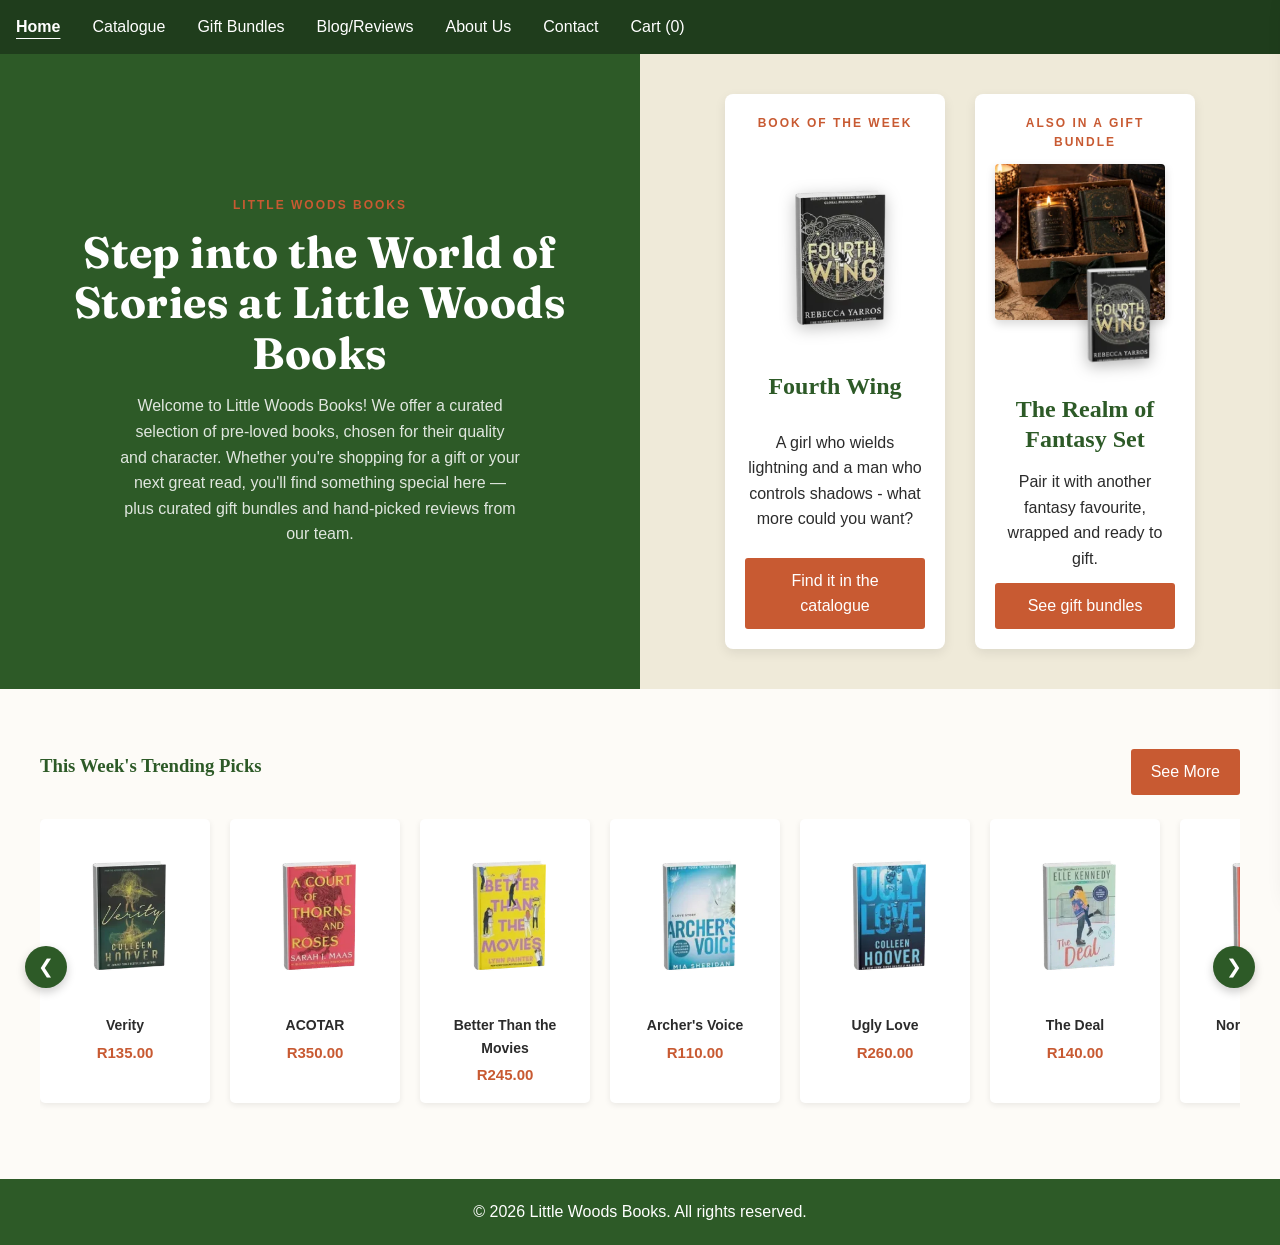
<file: index.html>
<!DOCTYPE html>
<html lang="en">
<head>
    <meta charset="UTF-8">
    <meta name="viewport" content="width=device-width, initial-scale=1.0">
    <title> Index | Little Woods Books</title>
    <link rel="preconnect" href="https://fonts.googleapis.com">
    <link href="https://fonts.googleapis.com/css2?family=Fraunces:wght@600&display=swap" rel="stylesheet">
    <link rel="stylesheet" href="style/style.css">
    <script src="script/script.js" defer></script>
</head>

<body>

<header>
    <button id="hamburger-btn" class="hamburger-toggle" type="button"
            aria-label="Toggle navigation menu" aria-expanded="false" aria-controls="primary-nav">
        <span class="hamburger-bar"></span>
        <span class="hamburger-bar"></span>
        <span class="hamburger-bar"></span>
    </button>
    <nav id="primary-nav">
        <ul>
            <li><a href="index.html">Home</a></li>
            <li><a href="catalogue.html">Catalogue</a></li>
            <li><a href="bundles.html">Gift Bundles</a></li>
            <li><a href="blog.html">Blog/Reviews</a></li>
            <li><a href="about.html">About Us</a></li>
            <li><a href="contact.html">Contact</a></li>
            <li><a href="#" class="cart-link">Cart (<span id="cart-badge-count">0</span>)</a></li>
        </ul>
    </nav>
</header>

<main>
<section class="hero-split">
    <div class="hero-left">
        <span class="eyebrow">Little Woods Books</span>
        <h1>Step into the World of Stories at Little Woods Books</h1>
        <p class="hero-intro">Welcome to Little Woods Books! We offer a curated selection of pre-loved books, chosen for their quality and character. Whether you're shopping for a gift or your next great read, you'll find something special here — plus curated gift bundles and hand-picked reviews from our team.</p>
    </div>    

<div class="hero-right">
    <div class="split-card">
        <span class="eyebrow">Book of the Week</span>
        <picture><source type="image/webp" srcset="images/fourthwing-250w.webp 250w, images/fourthwing-500w.webp 500w" sizes="170px"><img src="images/fourthwing.jpg" class="featured-book-img" alt="Fourth Wing"></picture>
        <h2>Fourth Wing</h2>
        <p>A girl who wields lightning and a man who controls shadows - what more could you want?</p>
        <a href="catalogue.html" class="btn">Find it in the catalogue</a>
    </div>

    <div class="split-card">
        <span class="eyebrow">Also in a Gift Bundle</span>
        <div class="bundle-stack">
            <picture><source type="image/webp" srcset="images/products/bundle_fantasy-400w.webp 400w, images/products/bundle_fantasy-800w.webp 800w" sizes="170px"><img src="images/products/bundle_fantasy.jpg" class="bundle-photo" alt="The Realm of Fantasy gift bundle"></picture>
            <picture><source type="image/webp" srcset="images/fourthwing-250w.webp 250w, images/fourthwing-500w.webp 500w" sizes="120px"><img src="images/fourthwing.jpg" class="bundle-book-overlay" alt="Fourth Wing"></picture>
        </div>
        <h2>The Realm of Fantasy Set</h2>
        <p>Pair it with another fantasy favourite, wrapped and ready to gift.</p>
        <a href="bundles.html" class="btn">See gift bundles</a>
    </div>
</div>
</section>

<section class="picks-section">
    <div class="picks-header">
        <h3>This Week's Trending Picks</h3>
        <a href="catalogue.html" class="btn">See More</a>
    </div>

    <!-- Interactive Carousel Wrapper -->
    <div class="carousel-container">

        <!-- Previous / Scroll Left Button -->
        <button type="button" id="prev-shelf-btn" class="shelf-arrow-btn prev-btn" aria-label="Scroll to previous books" aria-controls="trending-shelf">
            &#10094;
        </button>

        <!-- Scrollable Horizontal Track -->
        <div id="trending-shelf" class="picks-scroll">
            <div class="pick-card">
                <picture><source type="image/webp" srcset="images/verity-250w.webp 250w, images/verity-500w.webp 500w" sizes="140px"><img src="images/verity.jpg" alt="Verity" loading="lazy"></picture>
                <p class="pick-title">Verity</p>
                <p class="pick-price">R135.00</p>
            </div>
            <div class="pick-card">
                <picture><source type="image/webp" srcset="images/acotar-250w.webp 250w, images/acotar-500w.webp 500w" sizes="140px"><img src="images/acotar.jpg" alt="ACOTAR" loading="lazy"></picture>
                <p class="pick-title">ACOTAR</p>
                <p class="pick-price">R350.00</p>
            </div>
            <div class="pick-card">
                <picture><source type="image/webp" srcset="images/betterthanthemovies-250w.webp 250w, images/betterthanthemovies-500w.webp 500w" sizes="140px"><img src="images/betterthanthemovies.jpg" alt="Better Than the Movies" loading="lazy"></picture>
                <p class="pick-title">Better Than the Movies</p>
                <p class="pick-price">R245.00</p>
            </div>
            <div class="pick-card">
                <picture><source type="image/webp" srcset="images/archersvoice-250w.webp 250w, images/archersvoice-500w.webp 500w" sizes="140px"><img src="images/archersvoice.jpg" alt="Archer's Voice" loading="lazy"></picture>
                <p class="pick-title">Archer's Voice</p>
                <p class="pick-price">R110.00</p>
            </div>
            <div class="pick-card">
                <picture><source type="image/webp" srcset="images/uglylove-250w.webp 250w, images/uglylove-500w.webp 500w" sizes="140px"><img src="images/uglylove.jpg" alt="Ugly Love" loading="lazy"></picture>
                <p class="pick-title">Ugly Love</p>
                <p class="pick-price">R260.00</p>
            </div>
            <div class="pick-card">
                <picture><source type="image/webp" srcset="images/thedeal-250w.webp 250w, images/thedeal-500w.webp 500w" sizes="140px"><img src="images/thedeal.jpg" alt="The Deal" loading="lazy"></picture>
                <p class="pick-title">The Deal</p>
                <p class="pick-price">R140.00</p>
            </div>
            <div class="pick-card">
                <picture><source type="image/webp" srcset="images/normalpeople-250w.webp 250w, images/normalpeople-500w.webp 500w" sizes="140px"><img src="images/normalpeople.jpg" alt="Normal People" loading="lazy"></picture>
                <p class="pick-title">Normal People</p>
                <p class="pick-price">R99.00</p>
            </div>
            <div class="pick-card">
                <picture><source type="image/webp" srcset="images/ifyoucouldseethesun-250w.webp 250w, images/ifyoucouldseethesun-500w.webp 500w" sizes="140px"><img src="images/ifyoucouldseethesun.jpg" alt="If You Could See the Sun" loading="lazy"></picture>
                <p class="pick-title">If You Could See the Sun</p>
                <p class="pick-price">R220.00</p>
            </div>
            <div class="pick-card">
                <picture><source type="image/webp" srcset="images/binding13-250w.webp 250w, images/binding13-500w.webp 500w" sizes="140px"><img src="images/binding13.jpg" alt="Binding 13" loading="lazy"></picture>
                <p class="pick-title">Binding 13</p>
                <p class="pick-price">R180.00</p>
            </div>
        </div>

        <!-- Next / Scroll Right Button -->
        <button type="button" id="next-shelf-btn" class="shelf-arrow-btn next-btn" aria-label="Scroll to next books" aria-controls="trending-shelf">
            &#10095;
        </button>

    </div>
</section>
</main>

  <footer>
        <p>&copy; <span id="current-year">2026</span> Little Woods Books. All rights reserved.</p>
    </footer>

    <!-- Slide-Over Cart Drawer -->
<div id="cart-backdrop" class="cart-backdrop"></div>

<aside id="cart-drawer" class="cart-drawer" aria-label="Shopping Cart">
  <div class="cart-header">
    <h2>Your Reading List / Cart</h2>
    <button id="close-cart-btn" class="close-cart-btn" aria-label="Close cart">&times;</button>
  </div>

  <!-- Dynamic Cart Items Container -->
  <div id="cart-items-container" class="cart-items-body">
    <!-- Populated by JS -->
  </div>

  <!-- Cart Footer & Total -->
  <div class="cart-footer">
    <div class="cart-total-row">
      <span>Total Price:</span>
      <span id="cart-total-price">R0.00</span>
    </div>
    <div class="cart-actions">
      <button id="clear-cart-btn" class="btn btn-secondary">Clear Cart</button>

    </div>
  </div>
</aside>

</body>
</html>
</file>
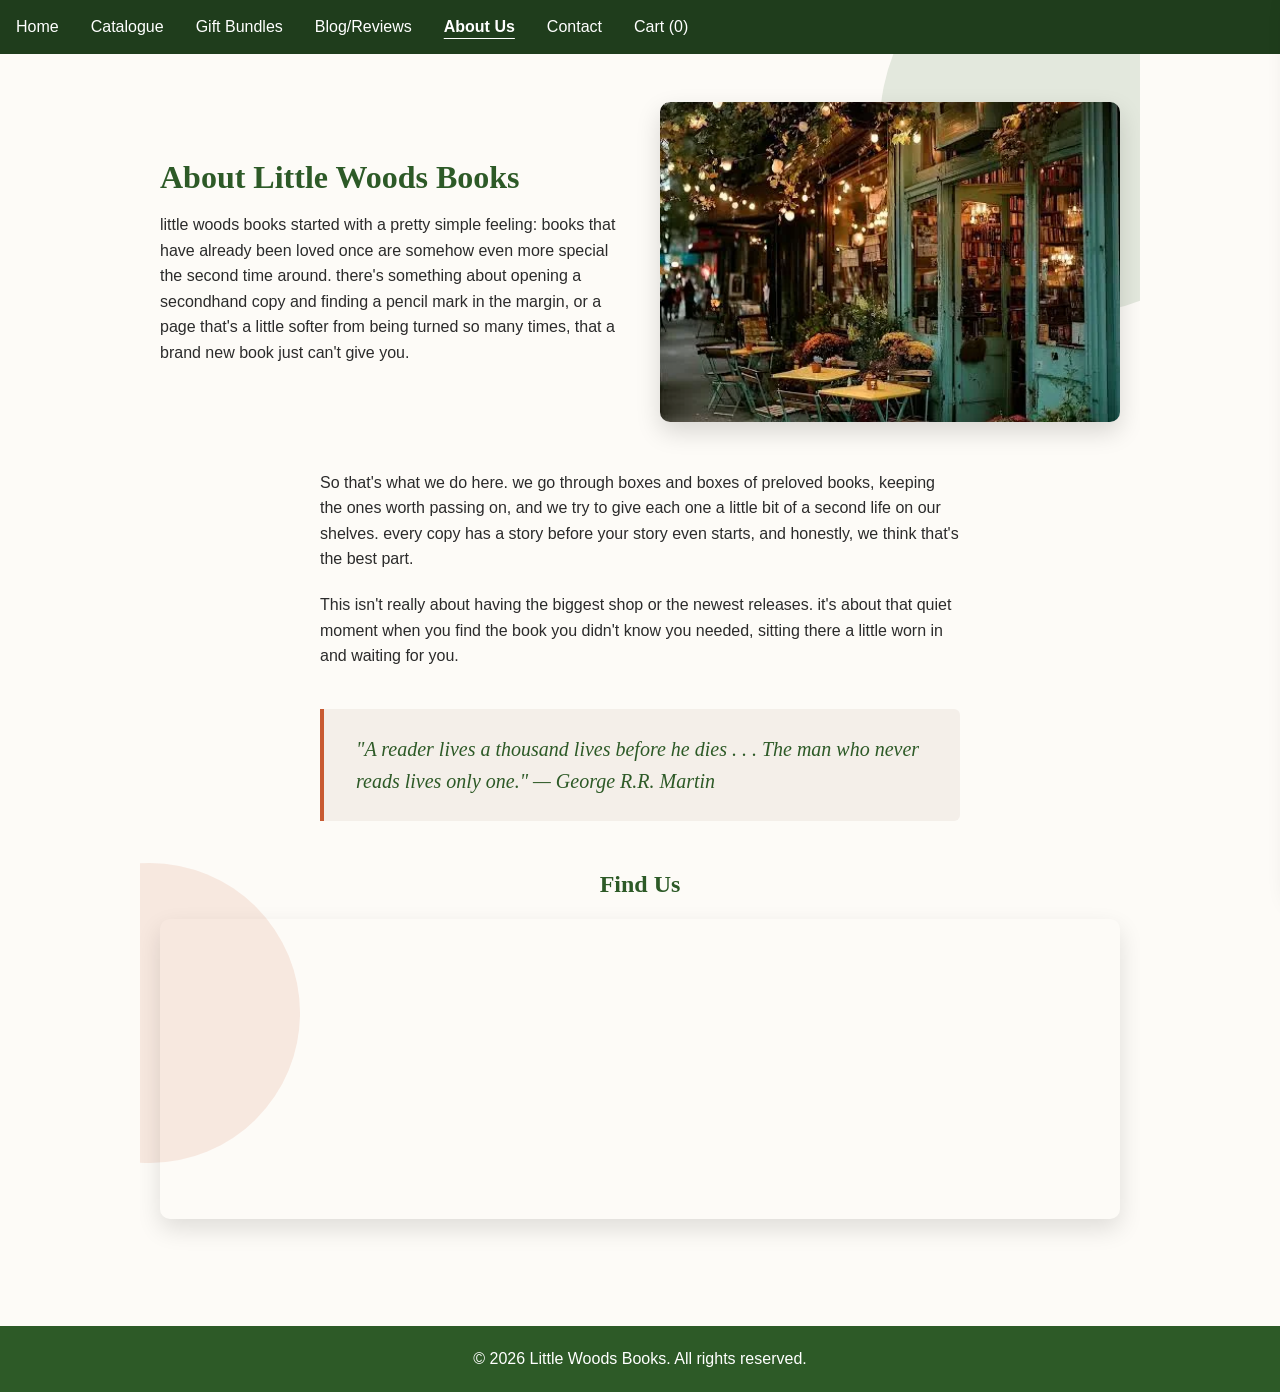
<file: about.html>
<!DOCTYPE html>
<html lang="en">
<head>
    <meta charset="UTF-8">
    <meta name="viewport" content="width=device-width, initial-scale=1.0">
    <title> About us | Little Woods Books</title>
    <link rel="stylesheet" href="style/style.css">
    <script src="script/script.js" defer></script>
</head>

<body>

<header>
    <button id="hamburger-btn" class="hamburger-toggle" type="button"
            aria-label="Toggle navigation menu" aria-expanded="false" aria-controls="primary-nav">
        <span class="hamburger-bar"></span>
        <span class="hamburger-bar"></span>
        <span class="hamburger-bar"></span>
    </button>
    <nav id="primary-nav">
        <ul>
            <li><a href="index.html">Home</a></li>
            <li><a href="catalogue.html">Catalogue</a></li>
            <li><a href="bundles.html">Gift Bundles</a></li>
            <li><a href="blog.html">Blog/Reviews</a></li>
            <li><a href="about.html">About Us</a></li>
            <li><a href="contact.html">Contact</a></li>
            <li><a href="#" class="cart-link">Cart (<span id="cart-badge-count">0</span>)</a></li>
        </ul>
    </nav>
</header>

<main class="about-page">

    <section class="about-hero">
        <div>
            <h1>About Little Woods Books</h1>
            <p>little woods books started with a pretty simple feeling: books that have already been loved once are somehow even more special the second time around. there's something about opening a secondhand copy and finding a pencil mark in the margin, or a page that's a little softer from being turned so many times, that a brand new book just can't give you.</p>
        </div>

             <div class="about-photo"><picture><source type="image/webp" srcset="images/About/theshop-250w.webp 250w, images/About/theshop-500w.webp 500w" sizes="(max-width: 768px) 90vw, 480px"><img src="images/About/theshop.jpg" alt="The Little Woods Books storefront"></picture></div>
    </section>

    <article class="shop-story">
        <p>So that's what we do here. we go through boxes and boxes of preloved books, keeping the ones worth passing on, and we try to give each one a little bit of a second life on our shelves. every copy has a story before your story even starts, and honestly, we think that's the best part.</p>
        <p>This isn't really about having the biggest shop or the newest releases. it's about that quiet moment when you find the book you didn't know you needed, sitting there a little worn in and waiting for you.</p>
    </article>

    <div class="pull-quote">
        <p>"A reader lives a thousand lives before he dies . . . The man who never reads lives only one." — George R.R. Martin</p>
    </div>

    <section class="map-section">
        <h2>Find Us</h2>
        <iframe
            src="https://www.google.com/maps?q=Gardens,+Cape+Town,+South+Africa&output=embed"
            title="Map showing the area of Cape Town where Little Woods Books is based"
            width="600" height="300" loading="lazy"
            referrerpolicy="no-referrer-when-downgrade" allowfullscreen>
        </iframe>
    </section>

</main>

    <footer>
        <p> &copy; <span id="current-year">2026</span> Little Woods Books. All rights reserved.</p>
    </footer>

    <!-- Slide-Over Cart Drawer -->
<div id="cart-backdrop" class="cart-backdrop"></div>

<aside id="cart-drawer" class="cart-drawer" aria-label="Shopping Cart">
  <div class="cart-header">
    <h2>Your Reading List / Cart</h2>
    <button id="close-cart-btn" class="close-cart-btn" aria-label="Close cart">&times;</button>
  </div>

  <!-- Dynamic Cart Items Container -->
  <div id="cart-items-container" class="cart-items-body">
    <!-- Populated by JS -->
  </div>

  <!-- Cart Footer & Total -->
  <div class="cart-footer">
    <div class="cart-total-row">
      <span>Total Price:</span>
      <span id="cart-total-price">R0.00</span>
    </div>
    <div class="cart-actions">
      <button id="clear-cart-btn" class="btn btn-secondary">Clear Cart</button>

    </div>
  </div>
</aside>

</body>
</html>
</file>
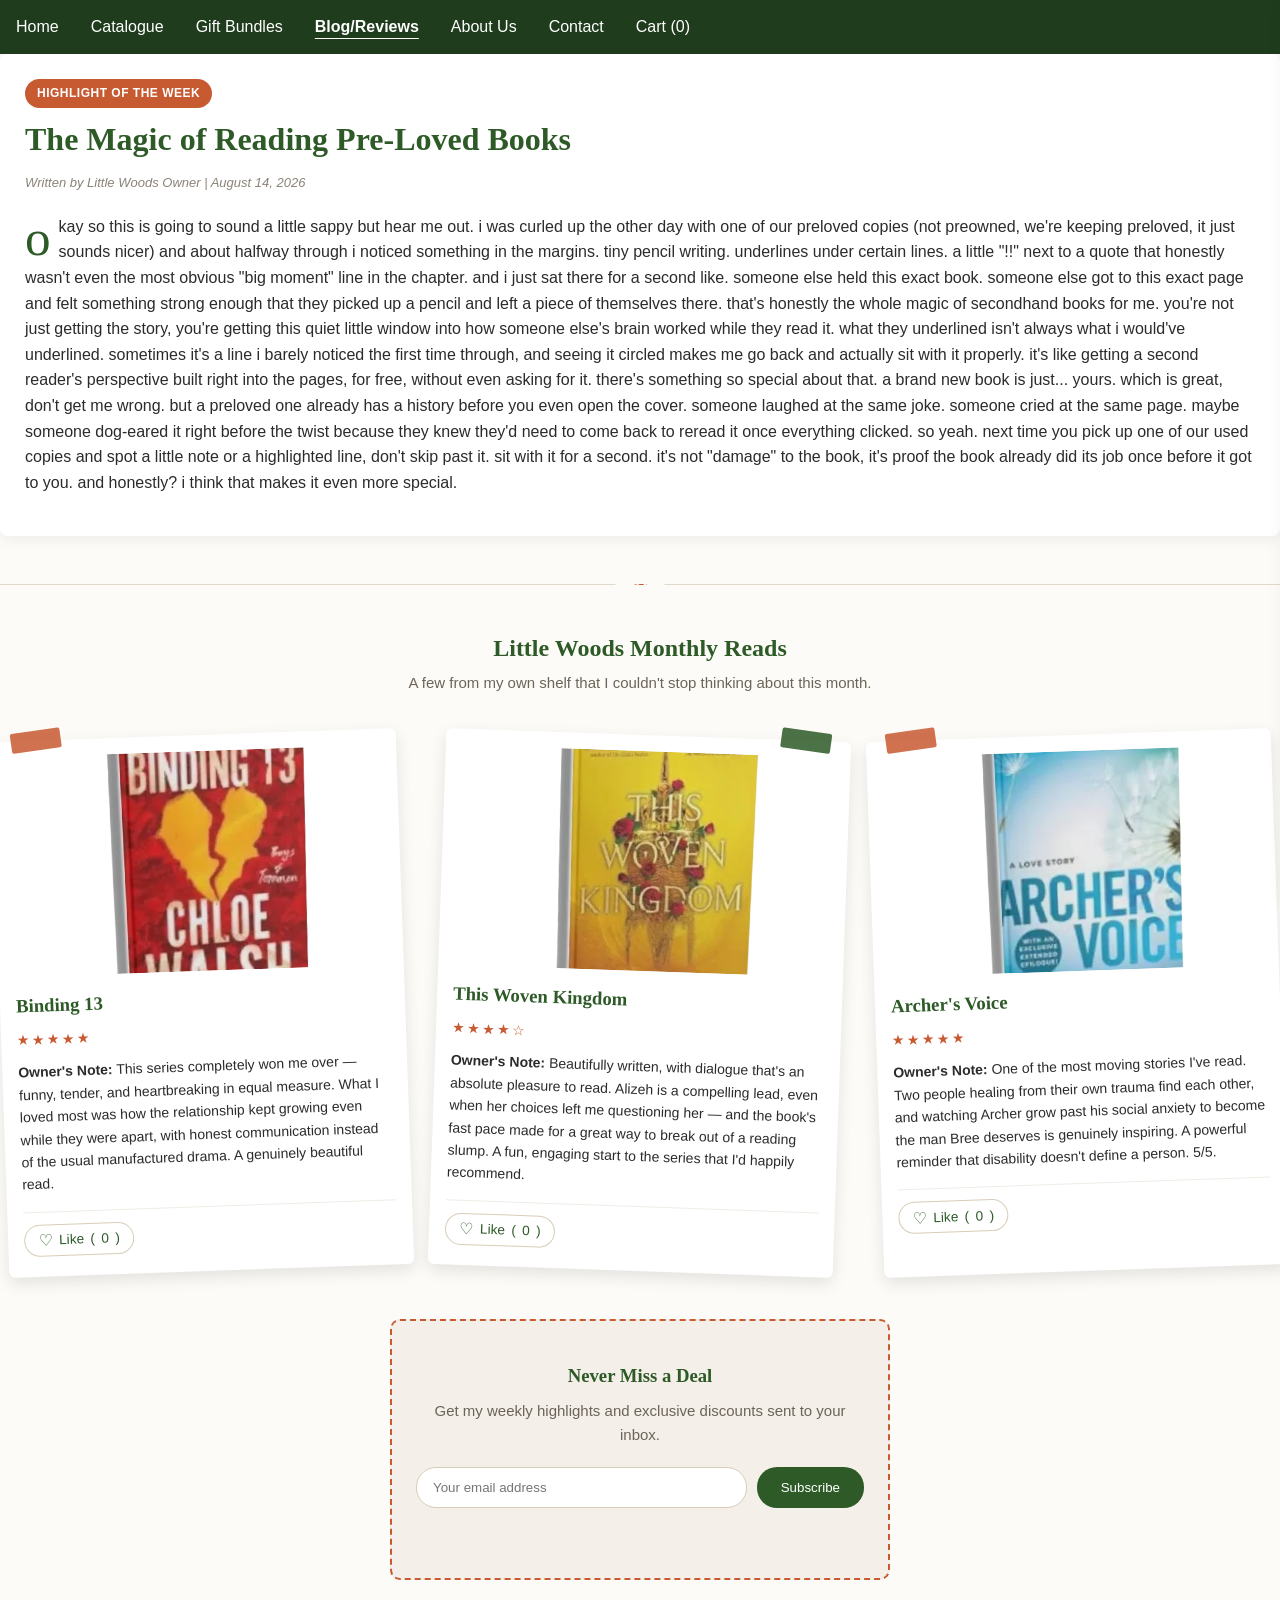
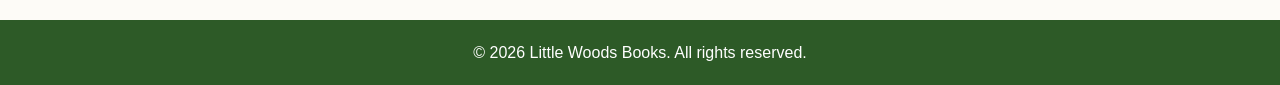
<file: blog.html>
<!DOCTYPE html>
<html lang="en">
<head>
    <meta charset="UTF-8">
    <meta name="viewport" content="width=device-width, initial-scale=1.0">
    <title>Blog & Reviews | Little Woods Books</title>
    <link rel="stylesheet" href="style/style.css">
    <script src="script/script.js" defer></script>
</head>
 
<body>

<header>
    <button id="hamburger-btn" class="hamburger-toggle" type="button"
            aria-label="Toggle navigation menu" aria-expanded="false" aria-controls="primary-nav">
        <span class="hamburger-bar"></span>
        <span class="hamburger-bar"></span>
        <span class="hamburger-bar"></span>
    </button>
    <nav id="primary-nav">
        <ul>
            <li><a href="index.html">Home</a></li>
            <li><a href="catalogue.html">Catalogue</a></li>
            <li><a href="bundles.html">Gift Bundles</a></li>
            <li><a href="blog.html">Blog/Reviews</a></li>
            <li><a href="about.html">About Us</a></li>
            <li><a href="contact.html">Contact</a></li>
            <li><a href="#" class="cart-link">Cart (<span id="cart-badge-count">0</span>)</a></li>
        </ul>
    </nav>
</header>
 
    <main>
        <!-- 1. Highlight of the Week -->
        <article class="featured-post">
            <header>
                <span class="post-tag">Highlight of the Week</span>
                <h1>The Magic of Reading Pre-Loved Books</h1>
                <p class="post-meta">Written by Little Woods Owner | August 14, 2026</p>
            </header>
            
            <div class="post-content">
                <p> okay so this is going to sound a little sappy but hear me out. i was curled up the other day with one of our preloved copies (not preowned, we're keeping preloved, it just sounds nicer) and about halfway through i noticed something in the margins. tiny pencil writing. underlines under certain lines. a little "!!" next to a quote that honestly wasn't even the most obvious "big moment" line in the chapter.
and i just sat there for a second like. someone else held this exact book. someone else got to this exact page and felt something strong enough that they picked up a pencil and left a piece of themselves there.
that's honestly the whole magic of secondhand books for me. you're not just getting the story, you're getting this quiet little window into how someone else's brain worked while they read it. what they underlined isn't always what i would've underlined. sometimes it's a line i barely noticed the first time through, and seeing it circled makes me go back and actually sit with it properly. it's like getting a second reader's perspective built right into the pages, for free, without even asking for it.
there's something so special about that. a brand new book is just... yours. which is great, don't get me wrong. but a preloved one already has a history before you even open the cover. someone laughed at the same joke. someone cried at the same page. maybe someone dog-eared it right before the twist because they knew they'd need to come back to reread it once everything clicked.
so yeah. next time you pick up one of our used copies and spot a little note or a highlighted line, don't skip past it. sit with it for a second. it's not "damage" to the book, it's proof the book already did its job once before it got to you. and honestly? i think that makes it even more special.</p>
            </div>
        </article>
             
        <hr class="section-divider"> 

 
<section class="favourites-section">
    <h2>Little Woods Monthly Reads</h2>
    <p class="favourites-intro">A few from my own shelf that I couldn't stop thinking about this month.</p>
    <div class="favourites-grid">
        <article class="review-card" data-post-id="post-1">
            <picture><source type="image/webp" srcset="images/products/binding13-250w.webp 250w, images/products/binding13-500w.webp 500w" sizes="(max-width: 768px) 90vw, 300px"><img src="images/products/binding13.jpg" alt="Binding 13 book cover" loading="lazy"></picture>
            <h3>Binding 13</h3>
            <p class="rating" aria-label="5 out of 5 stars">★★★★★</p>
            <p><strong>Owner's Note:</strong> This series completely won me over — funny, tender, and heartbreaking in equal measure.
                 What I loved most was how the relationship kept growing even while they were apart, with honest communication instead of the usual manufactured drama.
                  A genuinely beautiful read.</p>

            <!-- Interactive Like Button & Counter -->
            <div class="card-footer">
                <button type="button" class="like-btn" aria-label="Like this review" aria-pressed="false">
                    <span class="heart-icon">&#9825;</span>
                    <span class="like-text">Like</span>
                    (<span class="like-count">0</span>)
                </button>
            </div>
        </article>

        <article class="review-card" data-post-id="post-2">
            <picture><source type="image/webp" srcset="images/products/thiswovenkingdom-250w.webp 250w, images/products/thiswovenkingdom-500w.webp 500w" sizes="(max-width: 768px) 90vw, 300px"><img src="images/products/thiswovenkingdom.jpg" alt="This Woven Kingdom book cover" loading="lazy"></picture>
            <h3>This Woven Kingdom</h3>
            <p class="rating" aria-label="4 out of 5 stars">★★★★☆</p>
            <p><strong>Owner's Note:</strong> Beautifully written, with dialogue that's an absolute pleasure to read.
                 Alizeh is a compelling lead, even when her choices left me questioning her — and the book's fast pace made for a great way
                  to break out of a reading slump. A fun, engaging start to the series that I'd happily recommend.</p>

            <!-- Interactive Like Button & Counter -->
            <div class="card-footer">
                <button type="button" class="like-btn" aria-label="Like this review" aria-pressed="false">
                    <span class="heart-icon">&#9825;</span>
                    <span class="like-text">Like</span>
                    (<span class="like-count">0</span>)
                </button>
            </div>
        </article>

        <article class="review-card" data-post-id="post-3">
            <picture><source type="image/webp" srcset="images/products/archersvoice-250w.webp 250w, images/products/archersvoice-500w.webp 500w" sizes="(max-width: 768px) 90vw, 300px"><img src="images/products/archersvoice.jpg" alt="Archer's Voice book cover" loading="lazy"></picture>
            <h3>Archer's Voice</h3>
            <p class="rating" aria-label="5 out of 5 stars">★★★★★</p>
            <p><strong>Owner's Note:</strong> One of the most moving stories I've read.
                 Two people healing from their own trauma find each other, and watching Archer grow past his social anxiety
                  to become the man Bree deserves is genuinely inspiring.
                   A powerful reminder that disability doesn't define a person. 5/5.</p>

            <!-- Interactive Like Button & Counter -->
            <div class="card-footer">
                <button type="button" class="like-btn" aria-label="Like this review" aria-pressed="false">
                    <span class="heart-icon">&#9825;</span>
                    <span class="like-text">Like</span>
                    (<span class="like-count">0</span>)
                </button>
            </div>
        </article>
    </div>
</section>
 
        <section class="newsletter-box">
            <h3>Never Miss a Deal</h3>
            <p>Get my weekly highlights and exclusive discounts sent to your inbox.</p>

            <!-- Success Feedback Banner -->
            <div id="newsletter-success" class="success-banner" style="display: none;">
                🎉 Welcome to the club! Check your inbox soon for your weekly highlights.
            </div>

            <!-- novalidate = my own JS error message shows instead of the browser popup -->
            <form id="newsletter-form" novalidate>
                <input type="email" id="newsletter-email" name="email" placeholder="Your email address" aria-label="Your email address" required>
                <button type="submit">Subscribe</button>
            </form>
            <span id="newsletter-error" class="error-msg"></span>
        </section>
    </main>
 
    <footer>
        <p> &copy; <span id="current-year">2026</span> Little Woods Books. All rights reserved.</p>
    </footer>

    <!-- Slide-Over Cart Drawer -->
<div id="cart-backdrop" class="cart-backdrop"></div>

<aside id="cart-drawer" class="cart-drawer" aria-label="Shopping Cart">
  <div class="cart-header">
    <h2>Your Reading List / Cart</h2>
    <button id="close-cart-btn" class="close-cart-btn" aria-label="Close cart">&times;</button>
  </div>

  <!-- Dynamic Cart Items Container -->
  <div id="cart-items-container" class="cart-items-body">
    <!-- Populated by JS -->
  </div>

  <!-- Cart Footer & Total -->
  <div class="cart-footer">
    <div class="cart-total-row">
      <span>Total Price:</span>
      <span id="cart-total-price">R0.00</span>
    </div>
    <div class="cart-actions">
      <button id="clear-cart-btn" class="btn btn-secondary">Clear Cart</button>

    </div>
  </div>
</aside>
 
</body>
</html>
</file>
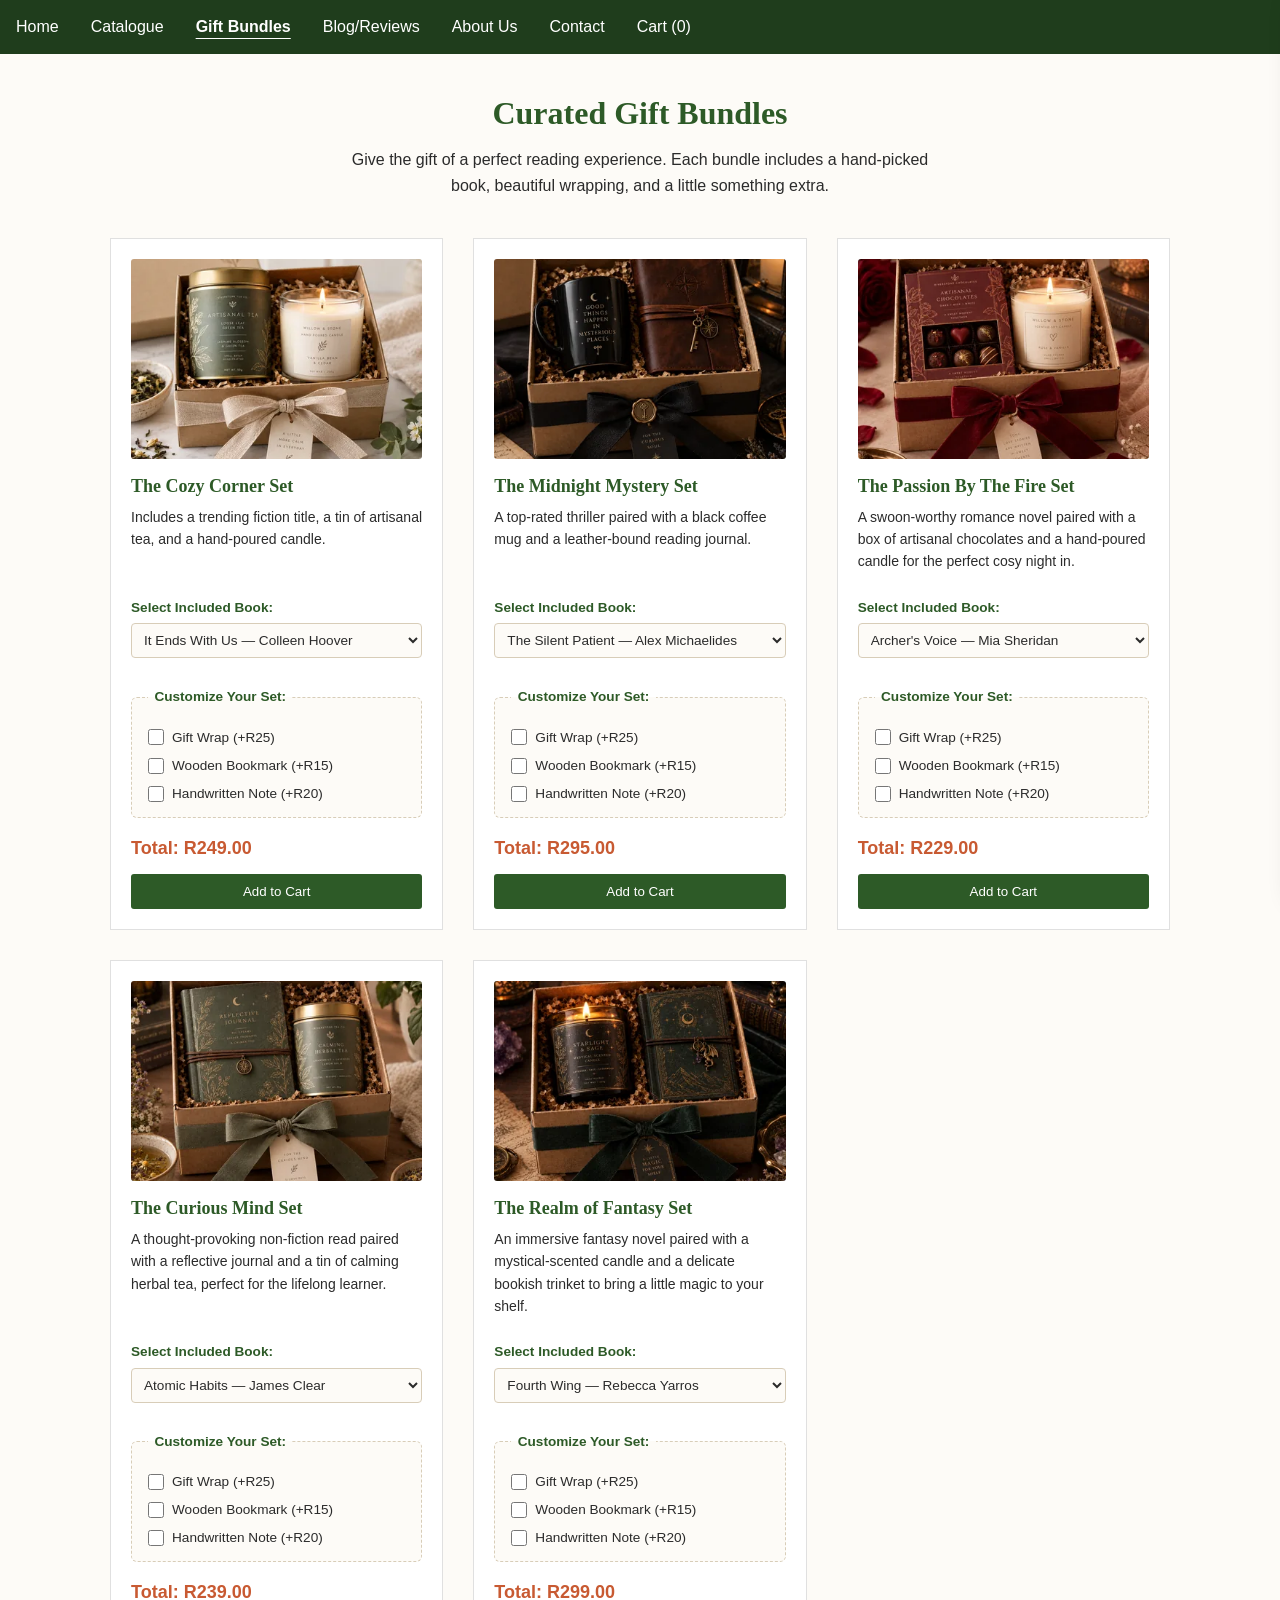
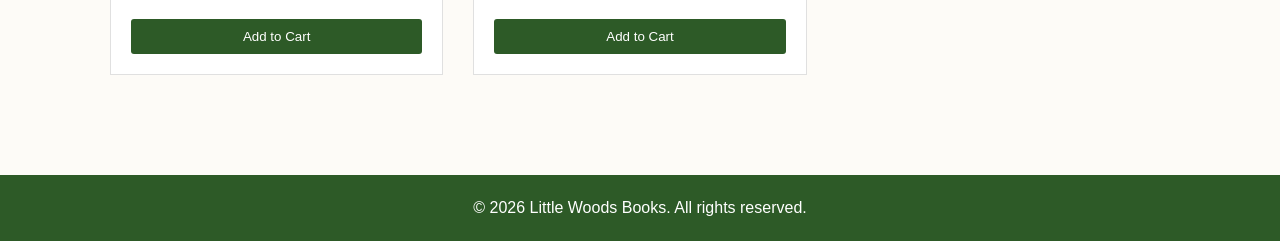
<file: bundles.html>
<!DOCTYPE html>
<html lang="en">
<head>
    <meta charset="UTF-8">
    <meta name="viewport" content="width=device-width, initial-scale=1.0">
    <title>Gift Bundles | Little Woods Books</title>
    <link rel="stylesheet" href="style/style.css">
    <script src="script/script.js" defer></script>
</head>
<body>
<header>
    <button id="hamburger-btn" class="hamburger-toggle" type="button"
            aria-label="Toggle navigation menu" aria-expanded="false" aria-controls="primary-nav">
        <span class="hamburger-bar"></span>
        <span class="hamburger-bar"></span>
        <span class="hamburger-bar"></span>
    </button>

    <nav id="primary-nav">
        <ul>
            <li><a href="index.html">Home</a></li>
            <li><a href="catalogue.html">Catalogue</a></li>
            <li><a href="bundles.html">Gift Bundles</a></li>
            <li><a href="blog.html">Blog/Reviews</a></li>
            <li><a href="about.html">About Us</a></li>
            <li><a href="contact.html">Contact</a></li>
            <li><a href="#" class="cart-link">Cart (<span id="cart-badge-count">0</span>)</a></li>
        </ul>
    </nav>
</header>

<main class="bundles-page">
    <h1 class="page-title">Curated Gift Bundles</h1>
    <p class="page-lead">Give the gift of a perfect reading experience. Each bundle includes a hand-picked book, beautiful wrapping, and a little something extra.</p>

    <section class="bundles-container">

        <!-- Bundle Item 1 -->
        <article class="bundle-card" data-title="The Cozy Corner Set" data-price="249">
            <figure>
                <picture>
                    <source type="image/webp" srcset="images/products/bundle_cozy-400w.webp 400w, images/products/bundle_cozy-800w.webp 800w" sizes="(max-width: 768px) 90vw, 330px">
                    <img src="images/products/bundle_cozy.jpg" alt="Cozy Reading Bundle with book, tea, and candle" loading="lazy">
                </picture>
            </figure>
            <h2>The Cozy Corner Set</h2>
            <p class="bundle-desc">Includes a trending fiction title, a tin of artisanal tea, and a hand-poured candle.</p>

            <!-- Dropdown: Select Included Book -->
            <div class="bundle-book-selection">
                <label for="book-select-1"><strong>Select Included Book:</strong></label>
                <select id="book-select-1" class="bundle-book-select">
                    <option value="It Ends With Us">It Ends With Us — Colleen Hoover</option>
                    <option value="Normal People">Normal People — Sally Rooney</option>
                    <option value="Better Than the Movies">Better Than the Movies — Lynn Painter</option>
                    <option value="Bookseller's Surprise Fiction Pick">Bookseller's Surprise Pick</option>
                </select>
            </div>

            <!-- Interactive Customizer Add-Ons -->
            <fieldset class="bundle-addons">
                <legend>Customize Your Set:</legend>
                <label class="addon-option">
                    <input type="checkbox" class="addon-checkbox" data-addon-price="25">
                    Gift Wrap (+R25)
                </label>
                <label class="addon-option">
                    <input type="checkbox" class="addon-checkbox" data-addon-price="15">
                    Wooden Bookmark (+R15)
                </label>
                <label class="addon-option">
                    <input type="checkbox" class="addon-checkbox" data-addon-price="20">
                    Handwritten Note (+R20)
                </label>
            </fieldset>

            <!-- Dynamic Price Display -->
            <p class="price bundle-price">Total: R<span class="price-value">249.00</span></p>
            <button type="button" class="add-bundle-btn">Add to Cart</button>
        </article>

        <!-- Bundle Item 2 -->
        <article class="bundle-card" data-title="The Midnight Mystery Set" data-price="295">
            <figure>
                <picture>
                    <source type="image/webp" srcset="images/products/bundle_mystery-400w.webp 400w, images/products/bundle_mystery-800w.webp 800w" sizes="(max-width: 768px) 90vw, 330px">
                    <img src="images/products/bundle_mystery.jpg" alt="Mystery lover bundle with thriller book and notebook" loading="lazy">
                </picture>
            </figure>
            <h2>The Midnight Mystery Set</h2>
            <p class="bundle-desc">A top-rated thriller paired with a black coffee mug and a leather-bound reading journal.</p>

            <!-- Dropdown: Select Included Book -->
            <div class="bundle-book-selection">
                <label for="book-select-2"><strong>Select Included Book:</strong></label>
                <select id="book-select-2" class="bundle-book-select">
                    <option value="The Silent Patient">The Silent Patient — Alex Michaelides</option>
                    <option value="Verity">Verity — Colleen Hoover</option>
                    <option value="Gone Girl">Gone Girl — Gillian Flynn</option>
                    <option value="Bookseller's Surprise Thriller Pick">Bookseller's Surprise Pick</option>
                </select>
            </div>

            <!-- Interactive Customizer Add-Ons -->
            <fieldset class="bundle-addons">
                <legend>Customize Your Set:</legend>
                <label class="addon-option">
                    <input type="checkbox" class="addon-checkbox" data-addon-price="25">
                    Gift Wrap (+R25)
                </label>
                <label class="addon-option">
                    <input type="checkbox" class="addon-checkbox" data-addon-price="15">
                    Wooden Bookmark (+R15)
                </label>
                <label class="addon-option">
                    <input type="checkbox" class="addon-checkbox" data-addon-price="20">
                    Handwritten Note (+R20)
                </label>
            </fieldset>

            <!-- Dynamic Price Display -->
            <p class="price bundle-price">Total: R<span class="price-value">295.00</span></p>
            <button type="button" class="add-bundle-btn">Add to Cart</button>
        </article>

        <!-- Bundle Item 3 -->
        <article class="bundle-card" data-title="The Passion By The Fire Set" data-price="229">
            <figure>
                <picture>
                    <source type="image/webp" srcset="images/products/bundle_romance-400w.webp 400w, images/products/bundle_romance-800w.webp 800w" sizes="(max-width: 768px) 90vw, 330px">
                    <img src="images/products/bundle_romance.jpg" alt="Romance gift bundle with book, chocolate, and candle" loading="lazy">
                </picture>
            </figure>
            <h2>The Passion By The Fire Set</h2>
            <p class="bundle-desc">A swoon-worthy romance novel paired with a box of artisanal chocolates and a hand-poured candle for the perfect cosy night in.</p>

            <!-- Dropdown: Select Included Book -->
            <div class="bundle-book-selection">
                <label for="book-select-3"><strong>Select Included Book:</strong></label>
                <select id="book-select-3" class="bundle-book-select">
                    <option value="Archer's Voice">Archer's Voice — Mia Sheridan</option>
                    <option value="Ugly Love">Ugly Love — Colleen Hoover</option>
                    <option value="The Deal">The Deal — Elle Kennedy</option>
                    <option value="Bookseller's Surprise Romance Pick">Bookseller's Surprise Pick</option>
                </select>
            </div>

            <!-- Interactive Customizer Add-Ons -->
            <fieldset class="bundle-addons">
                <legend>Customize Your Set:</legend>
                <label class="addon-option">
                    <input type="checkbox" class="addon-checkbox" data-addon-price="25">
                    Gift Wrap (+R25)
                </label>
                <label class="addon-option">
                    <input type="checkbox" class="addon-checkbox" data-addon-price="15">
                    Wooden Bookmark (+R15)
                </label>
                <label class="addon-option">
                    <input type="checkbox" class="addon-checkbox" data-addon-price="20">
                    Handwritten Note (+R20)
                </label>
            </fieldset>

            <!-- Dynamic Price Display -->
            <p class="price bundle-price">Total: R<span class="price-value">229.00</span></p>
            <button type="button" class="add-bundle-btn">Add to Cart</button>
        </article>

        <!-- Bundle Item 4 -->
        <article class="bundle-card" data-title="The Curious Mind Set" data-price="239">
            <figure>
                <picture>
                    <source type="image/webp" srcset="images/products/bundle_nonfiction-400w.webp 400w, images/products/bundle_nonfiction-800w.webp 800w" sizes="(max-width: 768px) 90vw, 330px">
                    <img src="images/products/bundle_nonfiction.jpg" alt="Non-fiction gift bundle with book, journal, and tea" loading="lazy">
                </picture>
            </figure>
            <h2>The Curious Mind Set</h2>
            <p class="bundle-desc">A thought-provoking non-fiction read paired with a reflective journal and a tin of calming herbal tea, perfect for the lifelong learner.</p>

            <!-- Dropdown: Select Included Book -->
            <div class="bundle-book-selection">
                <label for="book-select-4"><strong>Select Included Book:</strong></label>
                <select id="book-select-4" class="bundle-book-select">
                    <option value="Atomic Habits">Atomic Habits — James Clear</option>
                    <option value="Educated">Educated — Tara Westover</option>
                    <option value="Sapiens">Sapiens — Yuval Noah Harari</option>
                    <option value="Bookseller's Surprise Non-Fiction Pick">Bookseller's Surprise Pick</option>
                </select>
            </div>

            <!-- Interactive Customizer Add-Ons -->
            <fieldset class="bundle-addons">
                <legend>Customize Your Set:</legend>
                <label class="addon-option">
                    <input type="checkbox" class="addon-checkbox" data-addon-price="25">
                    Gift Wrap (+R25)
                </label>
                <label class="addon-option">
                    <input type="checkbox" class="addon-checkbox" data-addon-price="15">
                    Wooden Bookmark (+R15)
                </label>
                <label class="addon-option">
                    <input type="checkbox" class="addon-checkbox" data-addon-price="20">
                    Handwritten Note (+R20)
                </label>
            </fieldset>

            <!-- Dynamic Price Display -->
            <p class="price bundle-price">Total: R<span class="price-value">239.00</span></p>
            <button type="button" class="add-bundle-btn">Add to Cart</button>
        </article>

        <!-- Bundle Item 5 -->
        <article class="bundle-card" data-title="The Realm of Fantasy Set" data-price="299">
            <figure>
                <picture>
                    <source type="image/webp" srcset="images/products/bundle_fantasy-400w.webp 400w, images/products/bundle_fantasy-800w.webp 800w" sizes="(max-width: 768px) 90vw, 330px">
                    <img src="images/products/bundle_fantasy.jpg" alt="Fantasy gift bundle with book, candle, and trinket" loading="lazy">
                </picture>
            </figure>
            <h2>The Realm of Fantasy Set</h2>
            <p class="bundle-desc">An immersive fantasy novel paired with a mystical-scented candle and a delicate bookish trinket to bring a little magic to your shelf.</p>

            <!-- Dropdown: Select Included Book -->
            <div class="bundle-book-selection">
                <label for="book-select-5"><strong>Select Included Book:</strong></label>
                <select id="book-select-5" class="bundle-book-select">
                    <option value="Fourth Wing">Fourth Wing — Rebecca Yarros</option>
                    <option value="A Court of Thorns and Roses">A Court of Thorns and Roses — Sarah J. Maas</option>
                    <option value="The Cruel Prince">The Cruel Prince — Holly Black</option>
                    <option value="Bookseller's Surprise Fantasy Pick">Bookseller's Surprise Pick</option>
                </select>
            </div>

            <!-- Interactive Customizer Add-Ons -->
            <fieldset class="bundle-addons">
                <legend>Customize Your Set:</legend>
                <label class="addon-option">
                    <input type="checkbox" class="addon-checkbox" data-addon-price="25">
                    Gift Wrap (+R25)
                </label>
                <label class="addon-option">
                    <input type="checkbox" class="addon-checkbox" data-addon-price="15">
                    Wooden Bookmark (+R15)
                </label>
                <label class="addon-option">
                    <input type="checkbox" class="addon-checkbox" data-addon-price="20">
                    Handwritten Note (+R20)
                </label>
            </fieldset>

            <!-- Dynamic Price Display -->
            <p class="price bundle-price">Total: R<span class="price-value">299.00</span></p>
            <button type="button" class="add-bundle-btn">Add to Cart</button>
        </article>

    </section>
</main>

<footer>
    <p>&copy; <span id="current-year">2026</span> Little Woods Books. All rights reserved.</p>
</footer>

<!-- Slide-Over Cart Drawer -->
<div id="cart-backdrop" class="cart-backdrop"></div>
<aside id="cart-drawer" class="cart-drawer" aria-label="Shopping Cart">
    <div class="cart-header">
        <h2>Your Reading List / Cart</h2>
        <button id="close-cart-btn" class="close-cart-btn" aria-label="Close cart">&times;</button>
    </div>
    <!-- Dynamic Cart Items Container -->
    <div id="cart-items-container" class="cart-items-body">
        <!-- Populated by JS -->
    </div>
    <!-- Cart Footer & Total -->
    <div class="cart-footer">
        <div class="cart-total-row">
            <span>Total Price:</span>
            <span id="cart-total-price">R0.00</span>
        </div>
        <div class="cart-actions">
            <button id="clear-cart-btn" class="btn btn-secondary">Clear Cart</button>
        </div>
    </div>
</aside>

</body>
</html>
</file>
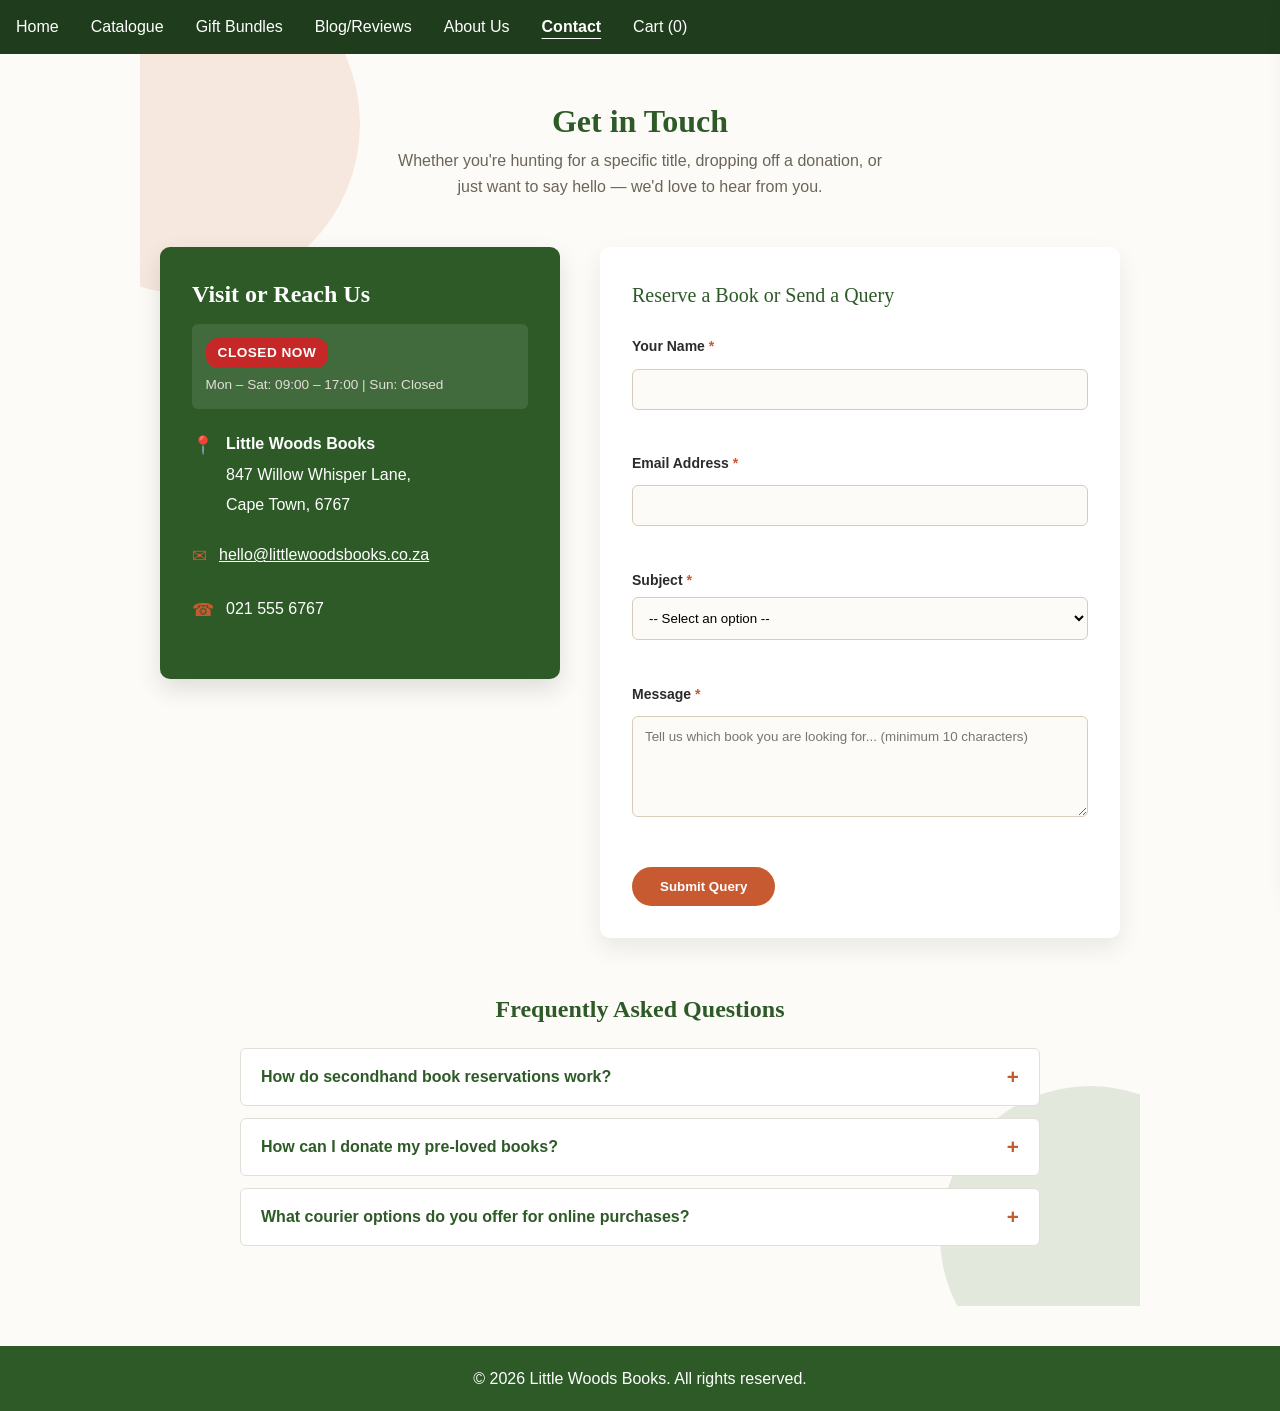
<file: contact.html>
<!DOCTYPE html>
<html lang="en">
<head>
    <meta charset="UTF-8">
    <meta name="viewport" content="width=device-width, initial-scale=1.0">
    <title> Contact | Little Woods Books</title>
    <link rel="stylesheet" href="style/style.css">
    <script src="script/script.js" defer></script>
</head>

<body>

<header>
    <button id="hamburger-btn" class="hamburger-toggle" type="button"
            aria-label="Toggle navigation menu" aria-expanded="false" aria-controls="primary-nav">
        <span class="hamburger-bar"></span>
        <span class="hamburger-bar"></span>
        <span class="hamburger-bar"></span>
    </button>
    <nav id="primary-nav">
        <ul>
            <li><a href="index.html">Home</a></li>
            <li><a href="catalogue.html">Catalogue</a></li>
            <li><a href="bundles.html">Gift Bundles</a></li>
            <li><a href="blog.html">Blog/Reviews</a></li>
            <li><a href="about.html">About Us</a></li>
            <li><a href="contact.html">Contact</a></li>
            <li><a href="#" class="cart-link">Cart (<span id="cart-badge-count">0</span>)</a></li>
        </ul>
    </nav>
</header>

<main class="contact-page">
    <h1>Get in Touch</h1>
    <p class="contact-lead">Whether you're hunting for a specific title, dropping off a donation, or just want to say hello — we'd love to hear from you.</p>

    <div class="contact-grid">

        <!-- 1. Direct Contact Details + Real-Time Status -->
        <section id="contact-info">
            <h2>Visit or Reach Us</h2>

            <!-- Real-Time Shop Hours Badge -->
            <div class="store-status-wrapper">
                <span id="store-status-badge" class="status-badge">Checking status...</span>
                <p id="store-hours-text" class="hours-text">Mon – Sat: 09:00 – 17:00 | Sun: Closed</p>
            </div>

            <address>
                <div class="info-line">
                    <span class="info-icon">📍</span>
                    <span><strong>Little Woods Books</strong><br> 847 Willow Whisper Lane, <br>Cape Town, 6767</span>
                </div>
                <div class="info-line">
                    <span class="info-icon">✉</span>
                    <span><a href="mailto:hello@littlewoodsbooks.co.za">hello@littlewoodsbooks.co.za</a></span>
                </div>
                <div class="info-line">
                    <span class="info-icon">☎</span>
                    <span>021 555 6767</span>
                </div>
            </address>
        </section>

        <!-- 2. Reservation / Contact Form -->
        <section id="contact-form" class="contact-form">
            <!-- novalidate turns off the browser's default popups so my own JS error messages show instead -->
            <form id="reservation-form" action="#" method="post" novalidate>
                <fieldset>
                    <legend>Reserve a Book or Send a Query</legend>

                    <!-- Success Feedback Banner -->
                    <div id="form-success-banner" class="success-banner" style="display: none;">
                        Thank you! Your message has been received. We will get back to you within 24 hours.
                    </div>

                    <p>
                        <label for="contact-name">Your Name <span class="required">*</span></label>
                        <input type="text" id="contact-name" name="name" required>
                        <span class="error-msg" id="name-error"></span>
                    </p>

                    <p>
                        <label for="contact-email">Email Address <span class="required">*</span></label>
                        <input type="email" id="contact-email" name="email" required>
                        <span class="error-msg" id="email-error"></span>
                    </p>

                    <p>
                        <label for="contact-subject">Subject <span class="required">*</span></label>
                        <select id="contact-subject" name="subject" required>
                            <option value="">-- Select an option --</option>
                            <option value="general">General Inquiry</option>
                            <option value="reservation">Book Reservation</option>
                            <option value="donation">Book Donation</option>
                        </select>
                        <span class="error-msg" id="subject-error"></span>
                    </p>

                    <p>
                        <label for="contact-message">Message <span class="required">*</span></label>
                        <textarea id="contact-message" name="message" rows="5" placeholder="Tell us which book you are looking for... (minimum 10 characters)" required></textarea>
                        <span class="error-msg" id="message-error"></span>
                    </p>

                    <button type="submit">Submit Query</button>
                </fieldset>
            </form>
        </section>

    </div>

    <!-- 3. FAQ Accordion -->
    <section class="faq-section">
        <h2>Frequently Asked Questions</h2>
        <div class="faq-accordion">

            <article class="faq-item">
                <button type="button" class="faq-question" aria-expanded="false">
                    <span>How do secondhand book reservations work?</span>
                    <span class="faq-icon">+</span>
                </button>
                <div class="faq-answer">
                    <p>You can reserve any title online through our catalogue or contact form. We will hold the physical copy at our Cape Town shop for 48 hours free of charge.</p>
                </div>
            </article>

            <article class="faq-item">
                <button type="button" class="faq-question" aria-expanded="false">
                    <span>How can I donate my pre-loved books?</span>
                    <span class="faq-icon">+</span>
                </button>
                <div class="faq-answer">
                    <p>Drop off your books during shop opening hours! We offer store credit vouchers (R15–R40 per book depending on condition) toward your next purchase.</p>
                </div>
            </article>

            <article class="faq-item">
                <button type="button" class="faq-question" aria-expanded="false">
                    <span>What courier options do you offer for online purchases?</span>
                    <span class="faq-icon">+</span>
                </button>
                <div class="faq-answer">
                    <p>We provide affordable counter-to-counter courier delivery across South Africa for a flat rate of R60, or free Cape Town central pickup.</p>
                </div>
            </article>

        </div>
    </section>
</main>

    <footer>
        <p> &copy; <span id="current-year">2026</span> Little Woods Books. All rights reserved.</p>
    </footer>

    <!-- Slide-Over Cart Drawer -->
<div id="cart-backdrop" class="cart-backdrop"></div>

<aside id="cart-drawer" class="cart-drawer" aria-label="Shopping Cart">
  <div class="cart-header">
    <h2>Your Reading List / Cart</h2>
    <button id="close-cart-btn" class="close-cart-btn" aria-label="Close cart">&times;</button>
  </div>

  <!-- Dynamic Cart Items Container -->
  <div id="cart-items-container" class="cart-items-body">
    <!-- Populated by JS -->
  </div>

  <!-- Cart Footer & Total -->
  <div class="cart-footer">
    <div class="cart-total-row">
      <span>Total Price:</span>
      <span id="cart-total-price">R0.00</span>
    </div>
    <div class="cart-actions">
      <button id="clear-cart-btn" class="btn btn-secondary">Clear Cart</button>

    </div>
  </div>
</aside>

</body>
</html>
</file>
<file: style/style.css>
/* ==========================================
   LITTLE WOODS BOOKS - STYLESHEET
   quick map of the file so it's easy to find stuff:
     1. reset + root variables
     2. base / typography
     3. header + nav (hamburger lives here too)
     4. shared / reusable components (buttons, footer, toast, form messages)
     5. cart drawer (it's on every page)
     6. index page
     7. catalogue page (+ the quick view modal)
     8. gift bundles page
     9. blog / reviews page
    10. about page
    11. contact page (+ status badge + faq)
    12. responsive (all the media queries together at the bottom)
========================================== */

* {
    margin: 0;
    padding: 0;
    box-sizing: border-box;
}

/* every image is now capped at the width of whatever box it's sitting in,
   and keeps its proportions. */
img {
    max-width: 100%;
    height: auto;
}

/* wrapper so the browser can pick the webp version.
   display: contents makes the wrapper "disappear" for layout so none of
   my image positioning/sizing rules get messed with */
picture {
    display: contents;
}

/* ============================
   ROOT VARIABLES
   colours + fonts for the whole site, picked terracotta + forest green
   bc it felt like a cosy secondhand bookshop vibe rather than generic
============================ */
:root {
    --forest-green: #2D5A27;
    --terracotta: #C85A32;
    --cream-bg: #FDFBF7;
    --dark-text: #2B2B2B;
    --forest-dark: #1F3D1C;
    --font-heading: 'Georgia', serif;
    --font-body: 'Arial', sans-serif;
}

/* ============================
   BASE / TYPOGRAPHY
============================ */
body {
    background-color: var(--cream-bg);
    color: var(--dark-text);
    font-family: var(--font-body);
    line-height: 1.6;
}

h1, h2, h3, h4 {
    font-family: var(--font-heading);
    color: var(--forest-green);
    margin-bottom: 0.9375rem;
}

/* heading sizes - clamp(smallest, preferred, biggest) lets the text
   shrink on its own as the screen gets smaller instead of staying
   desktop-size and wrapping onto 4 lines on a phone. found this trick
   when i was reading about relative units */
h1 { font-size: clamp(1.6rem, 5vw, 2rem); line-height: 1.2; }
h2 { font-size: clamp(1.25rem, 3.5vw, 1.5rem); line-height: 1.25; }
h3 { font-size: clamp(1.05rem, 3vw, 1.17rem); }
h4 { font-size: 1rem; }

a {
    color: var(--terracotta);
    text-decoration: none;
}

a:hover {
    text-decoration: underline;
}

/* this just makes sure if someone is tabbing through the page with
   their keyboard instead of clicking, they can actually see where
   they are - accessibility thing */
a:focus-visible,
button:focus-visible {
    outline: 2px solid var(--forest-green);
    outline-offset: 2px;
}

/* ============================
   HEADER + NAV
============================ */
body > header {
    background-color: var(--forest-dark);
    padding: 0;
    border-bottom: none;
}

nav ul {
    list-style-type: none;
    margin: 0;
    padding: 0;
    background-color: transparent;
    display: flex;
}

nav ul li a {
    display: block;
    color: white;
    padding: 0.875rem 1rem;
    text-decoration: none;
}

nav ul li a:hover {
    background-color: var(--terracotta);
}

/* the js adds aria-current="page" to whichever link matches the page
   you're on, so this just makes that one bold + underlined */
header nav a[aria-current="page"] {
    font-weight: 700;
    text-decoration: underline;
    text-underline-offset: 6px;
}

/* stops "Cart (0)" from breaking onto 2 lines */
.cart-link {
    white-space: nowrap;
}

/* hamburger button - hidden on desktop, only shows up on phones
   (the phone bit is in the responsive section at the bottom) */
.hamburger-toggle {
    display: none;
    flex-direction: column;
    gap: 5px;
    padding: 8px;
    background: transparent;
    border: none;
    cursor: pointer;
    color: #ffffff; /* the bars use currentColor so this is what makes them white on the dark green header */
}

/* the normal green focus outline disappears on the dark header so
   making this one white */
.hamburger-toggle:focus-visible {
    outline-color: #ffffff;
}

.hamburger-bar {
    display: block;
    width: 25px;
    height: 3px;
    background-color: currentColor;
    border-radius: 2px;
    transition: transform 0.3s ease, opacity 0.3s ease;
}

/* ============================
   SHARED / REUSABLE COMPONENTS
   stuff i use across more than one page so i don't repeat myself
============================ */

/* container = just stops text/content from stretching edge to edge on
   big monitors. */
.container {
    max-width: 1100px;
    margin: 0 auto;
    padding: 0 1.25rem;
}

.btn {
    display: inline-block;
    margin-top: 0.75rem;
    padding: 0.625rem 1.25rem;
    background-color: var(--terracotta);
    color: #ffffff;
    border-radius: 3px;
}

.btn:hover {
    text-decoration: none;
    background: var(--forest-green);
}

.btn:active {
    transform: translateY(1px);
}

footer {
    clear: both;
    text-align: center;
    padding: 1.25rem;
    background-color: var(--forest-green);
    color: #ffffff;
    margin-top: 2.5rem;
}

/* --- Toast: the little "added to cart" popup at the bottom of the screen ---
   js creates it and adds/removes the .show class. z-index is higher than
   the cart drawer so you can still see it when you remove stuff from the cart */
#toast {
    position: fixed;
    bottom: 1.5rem;
    left: 50%;
    transform: translate(-50%, 20px);
    max-width: 90%;
    padding: 0.875rem 1.5rem;
    background-color: var(--forest-dark);
    color: #ffffff;
    border-left: 4px solid var(--terracotta);
    border-radius: 4px;
    box-shadow: 0 6px 18px rgba(0, 0, 0, 0.25);
    font-size: 0.9375rem;
    opacity: 0;
    pointer-events: none;
    transition: opacity 0.3s ease, transform 0.3s ease;
    z-index: 10000;
}

#toast.show {
    opacity: 1;
    transform: translate(-50%, 0);
}

/* --- Form messages (contact form + newsletter both use these) ---
   the js fills in .error-msg and adds .input-error to the box that's wrong */
.required {
    color: var(--terracotta);
}

.error-msg {
    display: block;
    min-height: 1.1rem; /* keeps the space reserved so the form doesn't jump around when an error shows up */
    margin-top: 0.3rem;
    font-size: 0.8rem;
    color: #d32f2f;
}

input.input-error,
select.input-error,
textarea.input-error {
    border-color: #d32f2f !important;
    background-color: #fff8f8 !important;
}

.success-banner {
    margin-bottom: 1.25rem;
    padding: 1rem;
    background-color: #e8f5e9;
    color: #2e7d32;
    border: 1px solid #a5d6a7;
    border-radius: 6px;
    font-size: 0.95rem;
    font-weight: 600;
}

/* ==========================================
   CART DRAWER
   slides in from the right when you click "Cart" in the navbar.
   hidden off-screen by default (right: -420px), js adds .is-open to slide it in
========================================== */

/* dark see-through layer behind the drawer */
.cart-backdrop {
    position: fixed;
    top: 0;
    left: 0;
    width: 100vw;
    height: 100vh;
    background: rgba(0, 0, 0, 0.5);
    opacity: 0;
    visibility: hidden;
    transition: opacity 0.3s ease, visibility 0.3s ease;
    z-index: 9998;
}

.cart-backdrop.is-open {
    opacity: 1;
    visibility: visible;
}

.cart-drawer {
    position: fixed;
    top: 0;
    right: -420px;
    width: 400px;
    max-width: 90vw;
    height: 100vh;
    background-color: var(--cream-bg);
    box-shadow: -5px 0 25px rgba(0, 0, 0, 0.2);
    display: flex;
    flex-direction: column;
    transition: right 0.35s cubic-bezier(0.16, 1, 0.3, 1);
    z-index: 9999;
}

.cart-drawer.is-open {
    right: 0;
}

.cart-header {
    padding: 1.25rem 1.5rem;
    background-color: var(--forest-green);
    color: #ffffff;
    display: flex;
    justify-content: space-between;
    align-items: center;
}

.cart-header h2 {
    font-size: 1.2rem;
    margin: 0;
    color: #ffffff;
}

.close-cart-btn {
    background: transparent;
    border: none;
    font-size: 2rem;
    color: #ffffff;
    cursor: pointer;
    line-height: 1;
}

/* the scrollable list of items in the middle */
.cart-items-body {
    flex: 1;
    overflow-y: auto;
    padding: 1.25rem;
    display: flex;
    flex-direction: column;
    gap: 1rem;
}

.cart-empty-msg {
    text-align: center;
    color: #777777;
    margin-top: 3rem;
    font-style: italic;
}

.cart-item-card {
    display: flex;
    align-items: center;
    gap: 1rem;
    padding: 0.85rem;
    background: #ffffff;
    border: 1px solid #e2ded8;
    border-radius: 6px;
}

.cart-item-img {
    width: 50px;
    height: 70px;
    object-fit: cover;
    border-radius: 4px;
}

.cart-item-details {
    flex: 1;
}

.cart-item-title {
    font-size: 0.95rem;
    font-weight: 700;
    color: var(--forest-green);
    margin-bottom: 0.2rem;
}

.cart-item-price {
    font-size: 0.9rem;
    color: var(--terracotta);
    font-weight: 600;
}

/* little bin button on each item */
.cart-remove-btn {
    background: transparent;
    border: none;
    color: #d32f2f;
    cursor: pointer;
    font-size: 1.2rem;
    padding: 0.4rem;
    transition: transform 0.2s ease;
}

.cart-remove-btn:hover {
    transform: scale(1.2);
}

/* total + clear cart button at the bottom */
.cart-footer {
    padding: 1.25rem 1.5rem;
    border-top: 2px solid #e2ded8;
    background: #ffffff;
}

.cart-total-row {
    display: flex;
    justify-content: space-between;
    font-size: 1.15rem;
    font-weight: 700;
    color: var(--forest-green);
    margin-bottom: 1rem;
}

.cart-actions {
    display: flex;
    gap: 0.75rem;
}

.cart-actions button {
    flex: 1;
}

/* ==========================================
   INDEX PAGE
========================================== */

/* HERO SECTION - the big intro bit right at the top of the homepage.
   split into 2 columns using grid: left side is just text on a green
   background, right side is the book of the week + gift bundle cards. */
.hero-split {
    display: grid;
    grid-template-columns: 1fr 1fr;
    min-height: 480px;
}

.hero-left {
    background-color: var(--forest-green);
    color: #ffffff;
    display: flex;
    flex-direction: column;
    align-items: center;
    justify-content: center;
    text-align: center;
    padding: 3.75rem 2.5rem;
}

/* using a nicer serif font just for this heading so it actually stands
   out instead of blending in with the regular georgia everywhere else */
.hero-left h1 {
    color: #ffffff;
    font-family: 'Fraunces', serif;
    font-size: 2.75rem;
    line-height: 1.15;
    letter-spacing: 0.01em;
}

.hero-left .hero-intro {
    max-width: 400px;
    color: rgba(255, 255, 255, 0.85); /* was inheriting the dark body text colour before - unreadable on green, oops */
}

.hero-right {
    background-color: #EFEAD9;
    display: flex;
    align-items: stretch;
    justify-content: center;
    flex-wrap: wrap;
    gap: 1.875rem;
    padding: 2.5rem 1.25rem;
}

/* "eyebrow" - mall caps label above a big
   heading.  a tiny tagline that sits above the title */
.eyebrow {
    display: block;
    font-size: 0.75rem;
    letter-spacing: 2px;
    text-transform: uppercase;
    color: var(--terracotta);
    font-weight: bold;
    margin-bottom: 0.75rem;
}

.split-card {
    max-width: 220px;
    background-color: #ffffff;
    padding: 20px;
    border-radius: 8px;
    text-align: center;
    box-shadow: 0 4px 12px rgba(0, 0, 0, 0.08);
    overflow: hidden;
    display: flex;
    flex-direction: column;
    justify-content: space-between; /* so both cards line up even if one has more text */
}

/* --- Book of the week image, flat, no rotation --- */
.featured-book-img {
    width: 100%;
    max-width: 170px;
    height: auto;
    display: block;
    margin: 0 auto 15px;
    filter: drop-shadow(0 4px 8px rgba(0, 0, 0, 0.25)); /* using drop-shadow not box-shadow bc the image has a transparent background - box-shadow would draw a weird rectangle around the invisible bit */
}

/* --- Gift bundle photo with a book cover peeking out the corner ---
   basically overlapping 2 images so it looks like the book is
   sitting on top of/inside the bundle photo */
.bundle-stack {
    position: relative;
    width: 180px;
    height: 210px;
    margin: 0 auto 20px;
}

.bundle-photo {
    position: absolute;
    top: 0;
    left: 0;
    width: 170px;
    height: auto;
    border-radius: 4px;
    box-shadow: 0 4px 10px rgba(0, 0, 0, 0.15); /* this one keeps box-shadow bc its an actual full rectangle photo, not a transparent cutout */
}

.bundle-book-overlay {
    position: absolute;
    bottom: 0;
    right: 0;
    width: 120px;
    height: auto;
    filter: drop-shadow(0 4px 8px rgba(0, 0, 0, 0.3));
}

/* --- This week's other picks: horizontal scroll row, kinda like a
   little carousel  --- */
.picks-section {
    max-width: 1400px;
    margin: 3rem auto 4rem;
    padding: 0 2.5rem;
}

.picks-header {
    display: flex;
    justify-content: space-between;
    align-items: center;
    margin-bottom: 1.5rem;
}

.picks-header h3 {
    margin-bottom: 0;
}

/* wrapper around the scroll row + the 2 arrow buttons. it's position:
   relative so the arrows can sit on top of the left/right edges.
   (not using flex here bc then the scroll row grows instead of scrolling) */
.carousel-container {
    position: relative;
}

.picks-scroll {
    display: flex;
    gap: 1.25rem;
    overflow-x: auto;
    scroll-snap-type: x mandatory; /* makes it "snap" to each card instead of stopping mid-book when you scroll */
    padding-bottom: 0.75rem;
}

.pick-card {
    flex: 0 0 170px;
    scroll-snap-align: start;
    background: #ffffff;
    padding: 1rem;
    border-radius: 5px;
    box-shadow: 0 2px 6px rgba(0,0,0,0.08);
    text-align: center;
    transition: transform 0.2s ease, box-shadow 0.2s ease;
}

.pick-card:hover {
    transform: translateY(-4px);
    box-shadow: 0 10px 18px rgba(0,0,0,0.15);
}

.pick-card img {
    width: 100%;
    height: 160px;
    object-fit: contain;
    margin-bottom: 0.75rem;
}

.pick-card .pick-title {
    font-size: 0.875rem;
    font-weight: bold;
    margin-bottom: 0.25rem;
}

.pick-card .pick-price {
    font-size: 0.9375rem;
    color: var(--terracotta);
    font-weight: bold;
}

/* made the scrollbar smaller/subtler, didn't want a big chunky
   default scrollbar ruining the vibe */
.picks-scroll::-webkit-scrollbar {
    height: 6px;
}

.picks-scroll::-webkit-scrollbar-thumb {
    background: #d8cdb8;
    border-radius: 3px;
}

/* the round left/right arrow buttons - js scrolls the row when you click them.
   they get hidden on phones (see responsive) bc you can just swipe */
.shelf-arrow-btn {
    position: absolute;
    top: 50%;
    transform: translateY(-50%);
    z-index: 10;
    width: 42px;
    height: 42px;
    display: flex;
    align-items: center;
    justify-content: center;
    background-color: var(--forest-green);
    color: #ffffff;
    border: none;
    border-radius: 50%;
    font-size: 1.2rem;
    cursor: pointer;
    box-shadow: 0 4px 10px rgba(0, 0, 0, 0.2);
    transition: background-color 0.2s ease, transform 0.2s ease;
}

.shelf-arrow-btn:hover {
    background-color: var(--terracotta);
    transform: translateY(-50%) scale(1.08);
}

.prev-btn {
    left: -15px;
}

.next-btn {
    right: -15px;
}

/* ==========================================
   CATALOGUE PAGE
========================================== */
.search-container {
    max-width: 1200px;
    margin: 1.875rem auto;
    padding: 0 1.25rem;
}

.search-container form {
    display: flex;
    gap: 0.625rem;
}

.search-container input {
    flex: 1;
    padding: 0.75rem 1rem;
    border: 1px solid #d8cdb8;
    border-radius: 3px;
    font-family: var(--font-body);
}

.search-container button {
    padding: 0.75rem 1.5rem;
    background-color: var(--terracotta);
    color: #ffffff;
    border: none;
    border-radius: 3px;
    cursor: pointer;
}

.search-container button:hover {
    background-color: var(--forest-green);
}

.search-container button:active {
    transform: translateY(1px);
}

/* the bar under the search: "showing x of 33 books", sort dropdown, clear button */
.catalogue-toolbar {
    max-width: 1200px;
    margin: 0 auto 1.25rem;
    padding: 0 1.25rem;
    display: flex;
    align-items: center;
    gap: 0.75rem;
    flex-wrap: wrap;
}

#results-count {
    margin-right: auto; /* pushes the sort + clear stuff over to the right */
    font-size: 0.875rem;
    color: #6b6459;
}

.catalogue-toolbar label {
    font-size: 0.875rem;
    font-weight: bold;
}

.catalogue-toolbar select {
    padding: 0.5rem;
    border: 1px solid #d8cdb8;
    border-radius: 3px;
    background: #ffffff;
    font-family: var(--font-body);
}

#clear-filters-btn {
    padding: 0.5rem 1rem;
    background: transparent;
    color: var(--terracotta);
    border: 1px solid var(--terracotta);
    border-radius: 3px;
    cursor: pointer;
}

#clear-filters-btn:hover {
    background: var(--terracotta);
    color: #ffffff;
}

/* only shows up when the filters leave 0 books */
#no-results {
    max-width: 1200px;
    margin: 0 auto 1.25rem;
    padding: 1.5rem 1.25rem;
    text-align: center;
    color: #6b6459;
}

.catalogue-wrapper {
    display: flex;
    align-items: flex-start;
    gap: 2rem;
    max-width: 1200px;
    margin: 0 auto;
    padding: 0 1.25rem 3.75rem;
}

/* --- Filter sidebar, made it look like a mini bookshelf ---
   the genre/condition checkboxes are hidden and styled as little
   book spines instead  */
.filters {
    background-color: var(--forest-green);
    color: #ffffff;
    width: 260px;
    flex-shrink: 0;
    padding: 1.75rem 1.5rem;
    border-radius: 4px;
}

.filters h2 {
    color: #ffffff;
    font-size: 1.25rem;
    letter-spacing: 0.5px;
    margin-bottom: 1.5rem;
}

.filters h4 {
    color: var(--terracotta);
    font-size: 0.75rem;
    letter-spacing: 1px;
    text-transform: uppercase;
    margin: 1.5rem 0 0.75rem;
}

.filters select {
    width: 100%;
    padding: 0.5rem;
    border-radius: 3px;
    border: none;
    font-family: var(--font-body);
}

/* one shelf row + the wooden ledge underneath it */
.shelf {
    margin-bottom: 1.25rem;
}

.shelf-row {
    display: flex;
    align-items: flex-end;
    gap: 6px;
    list-style: none;
    height: 100px;
    padding-bottom: 14px;
    margin: 0;
    border-bottom: 4px solid #6b4429;
    box-shadow: 0 6px 8px rgba(0,0,0,0.2);
}

/* each "spine" is actually a checkbox that's invisible + a label
   styled to look like a book. clicking the label ticks the checkbox
   underneath it, so the filtering js still works normally */
.spine-item {
    flex: 1;
    height: 100%;
    position: relative;
}

.spine-item input[type="checkbox"] {
    position: absolute;
    opacity: 0;
    width: 0;
    height: 0;
}

.spine-item label {
    display: flex;
    align-items: flex-end;
    justify-content: center;
    height: 100%;
    padding-bottom: 10px;
    writing-mode: vertical-rl; /* this is what makes the text run sideways like an actual spine */
    text-align: center;
    font-size: 0.6875rem;
    font-weight: 600;
    letter-spacing: 0.05em;
    text-transform: uppercase;
    color: rgba(255,255,255,0.8);
    border-radius: 2px 2px 0 0;
    cursor: pointer;
    opacity: 0.85;
    transition: transform 0.15s ease, opacity 0.15s ease;
}

.spine-item label:hover {
    transform: translateY(-5px);
    opacity: 1;
}

.spine-item input[type="checkbox"]:checked + label {
    opacity: 1;
    box-shadow: inset 0 0 0 2px #E3A583;
    color: #ffffff;
}

.spine-item input[type="checkbox"]:focus-visible + label {
    outline: 2px solid #ffffff;
    outline-offset: 3px;
}

.spine-item:nth-child(3n+1) label { background-color: #3E6B54; }
.spine-item:nth-child(3n+2) label { background-color: #33513F; }
.spine-item:nth-child(3n+3) label { background-color: #8C4A32; }

/* --- Book grid + cards --- */
.book-grid {
    display: grid;
    grid-template-columns: repeat(auto-fill, minmax(200px, 1fr));
    gap: 1.25rem;
    flex: 1;
}

.book-item {
    background: #ffffff;
    padding: 0.9375rem;
    border-radius: 5px;
    box-shadow: 0 2px 6px rgba(0,0,0,0.08);
    transition: transform 0.2s ease, box-shadow 0.2s ease;
}

.book-item:hover {
    transform: translateY(-4px);
    box-shadow: 0 10px 18px rgba(0,0,0,0.15);
}

.book-image {
    height: 220px;
    display: flex;
    align-items: center;
    justify-content: center;
    margin-bottom: 0.75rem;
    overflow: hidden;
    border-radius: 3px;
}

.book-image img {
    max-width: 100%;
    max-height: 100%;
    object-fit: contain;
}

.book-name {
    font-size: 1rem;
    margin-bottom: 0.25rem;
}

.author {
    font-size: 0.75rem;
    font-weight: normal;
    color: #6b6459;
    margin-bottom: 0.5rem;
}

.book-details .condition {
    display: inline-block;
    font-size: 0.6875rem;
    text-transform: uppercase;
    letter-spacing: 0.5px;
    color: var(--forest-green);
    background-color: #eae2d3;
    padding: 0.1875rem 0.5rem;
    border-radius: 10px;
    margin-bottom: 0.5rem;
}

.book-details .price {
    font-size: 1.125rem;
    font-weight: bold;
    color: var(--terracotta);
    margin-bottom: 0.625rem;
}

.book-details button {
    width: 100%;
    padding: 0.625rem;
    background-color: var(--forest-green);
    color: #ffffff;
    border: none;
    border-radius: 3px;
    cursor: pointer;
}

.book-details button:hover {
    background-color: var(--terracotta);
}

.book-details button:active {
    transform: translateY(1px);
}

/* --- Quick view popup (the "See the Book" button) ---
   using the built-in <dialog> element so the browser handles the
   dimmed background + closing with Esc for me */
.quick-view-modal {
    border: none;
    border-radius: 8px;
    padding: 0;
    max-width: 650px;
    width: 90%;
    background-color: var(--cream-bg);
    box-shadow: 0 10px 30px rgba(0, 0, 0, 0.25);
    margin: auto;
}

/* the dark blurry layer behind the popup */
.quick-view-modal::backdrop {
    background: rgba(0, 0, 0, 0.55);
    backdrop-filter: blur(3px);
}

.modal-content {
    position: relative;
    padding: 2rem;
}

.modal-close-btn {
    position: absolute;
    top: 1rem;
    right: 1.25rem;
    background: transparent;
    border: none;
    font-size: 1.8rem;
    line-height: 1;
    color: var(--forest-green);
    cursor: pointer;
}

/* book cover on the left, details on the right */
.modal-body {
    display: grid;
    grid-template-columns: 180px 1fr;
    gap: 1.5rem;
    align-items: start;
}

.modal-image-col img {
    width: 100%;
    height: auto;
    border-radius: 4px;
    box-shadow: 0 4px 10px rgba(0,0,0,0.15);
    object-fit: cover;
}

.modal-details-col .author {
    font-style: italic;
    color: #555;
    margin-bottom: 0.5rem;
}

.modal-details-col .genre-tag {
    font-size: 0.85rem;
    text-transform: capitalize;
    color: var(--terracotta);
    margin-bottom: 0.75rem;
}

.modal-details-col .price {
    font-size: 1.4rem;
    font-weight: 700;
    color: var(--forest-green);
    margin-bottom: 1rem;
}

.modal-description {
    font-size: 0.95rem;
    line-height: 1.5;
    margin-bottom: 1.5rem;
    border-top: 1px solid #e2ded8;
    padding-top: 0.75rem;
}

/* ==========================================
   GIFT BUNDLES PAGE
========================================== */
.bundles-page {
    max-width: 1100px;
    margin: 0 auto;
    padding: 0 1.25rem 3.75rem;
}

.bundles-page .page-title {
    text-align: center;
    margin-top: 2.5rem;
}

.bundles-page .page-lead {
    max-width: 600px;
    margin: 0 auto 2.5rem;
    text-align: center;
}

.bundles-container {
    display: grid;
    grid-template-columns: repeat(auto-fit, minmax(260px, 1fr));
    gap: 1.875rem;
}

.bundle-card {
    display: flex;
    flex-direction: column;
    background: #ffffff;
    border: 1px solid #e0e0e0;
    padding: 1.25rem;
    transition: transform 0.2s ease, box-shadow 0.2s ease;
}

.bundle-card:hover {
    transform: translateY(-4px);
    box-shadow: 0 10px 20px rgba(0,0,0,0.1);
}

.bundle-card figure {
    margin: 0 0 1rem;
}

.bundle-card img {
    width: 100%;
    height: 200px;
    object-fit: cover;
    border-radius: 3px;
    display: block;
}

.bundle-card h2 {
    font-size: 1.125rem;
    margin-bottom: 0.5rem;
}

.bundle-card p {
    font-size: 0.875rem;
    flex-grow: 1; /* pushes price + button down so they line up across all the cards even when the description text is a different length */
    margin-bottom: 0.75rem;
}

.bundle-card .price {
    font-size: 1.125rem;
    font-weight: bold;
    color: var(--terracotta);
    margin-bottom: 0.75rem;
    flex-grow: 0; /* the description above is the one that stretches, otherwise the total would float around differently on each card */
}

.bundle-card button {
    padding: 0.625rem;
    background-color: var(--forest-green);
    color: #ffffff;
    border: none;
    border-radius: 3px;
    cursor: pointer;
}

.bundle-card button:hover {
    background-color: var(--terracotta);
}

.bundle-card button:active {
    transform: translateY(1px);
}

/* --- Customise your bundle: the add-on tick boxes ---
   js adds up the ticked ones and updates the total price live */
.bundle-addons {
    border: 1px dashed #d8cdb8;
    border-radius: 6px;
    padding: 0.75rem 1rem;
    margin: 1rem 0;
    background-color: #fdfbf7;
}

.bundle-addons legend {
    font-size: 0.85rem;
    font-weight: 700;
    color: var(--forest-green);
    padding: 0 0.4rem;
}

.addon-option {
    display: flex;
    align-items: center;
    gap: 0.5rem;
    font-size: 0.85rem;
    color: var(--dark-text);
    margin-top: 0.4rem;
    cursor: pointer;
}

.addon-checkbox {
    accent-color: var(--terracotta); /* makes the tick box terracotta instead of default blue */
    width: 16px;
    height: 16px;
    cursor: pointer;
}

.bundle-price {
    font-size: 1.2rem;
    font-weight: 700;
    color: var(--terracotta);
    margin-bottom: 1rem;
}

.bundle-book-selection {
  margin: 0.75rem 0;
  display: flex;
  flex-direction: column;
  gap: 0.3rem;
}

.bundle-book-selection label {
  font-size: 0.85rem;
  color: var(--forest-green);
}

.bundle-book-select {
  width: 100%;
  padding: 0.5rem;
  border: 1px solid #d8cdb8;
  border-radius: 4px;
  background-color: #fdfbf7;
  font-size: 0.85rem;
  color: var(--dark-text);
  font-family: var(--font-body);
}



/* ==========================================
   BLOG / REVIEWS PAGE
========================================== */
.featured-post {
    background: #ffffff;
    padding: 1.5625rem;
    margin-bottom: 1.875rem;
    border-radius: 8px;
    box-shadow: 0 4px 14px rgba(0,0,0,0.06);
}

.blog-sidebar {
    background: #f4efe9;
    padding: 1.25rem;
}

.post-tag {
    display: inline-block;
    background-color: var(--terracotta);
    color: #ffffff;
    font-size: 0.75rem;
    font-weight: bold;
    letter-spacing: 0.5px;
    text-transform: uppercase;
    padding: 0.3rem 0.75rem;
    border-radius: 20px;
    margin-bottom: 0.75rem;
}

.post-meta {
    font-size: 0.8125rem;
    color: #8a8378;
    font-style: italic;
    margin-bottom: 1.25rem;
}

/* this makes the first letter of the first paragraph big */
.post-content p:first-of-type::first-letter {
    font-family: var(--font-heading);
    font-size: 3.2rem;
    color: var(--forest-green);
    float: left;
    line-height: 0.8;
    padding-right: 0.5rem;
    padding-top: 0.25rem;
}

.post-content p {
    margin-bottom: 1rem;
}

/* --- little divider between sections, used a symbol instead of a
   plain boring line --- */
.section-divider {
    border: none;
    text-align: center;
    margin: 3rem 0;
    height: 1px;
    background-color: #e0d8c8;
    position: relative;
}

.section-divider::after {
    content: "❧";
    position: absolute;
    top: 50%;
    left: 50%;
    transform: translate(-50%, -50%);
    background-color: var(--cream-bg);
    color: var(--terracotta);
    font-size: 1.25rem;
    padding: 0 1rem;
}

.favourites-section h2 {
    text-align: center;
    margin-bottom: 0.5rem;
}

.favourites-intro {
    text-align: center;
    color: #6b6459;
    font-size: 0.9375rem;
    margin-bottom: 2.5rem;
}

/* --- review cards styled kinda like postcards pinned to a board,
   each one tilts slightly and straightens up on hover --- */
.favourites-grid {
    display: grid;
    grid-template-columns: repeat(auto-fit, minmax(240px, 1fr));
    gap: 2rem;
    margin-bottom: 3rem;
}

.review-card {
    position: relative;
    background: #ffffff;
    border-radius: 6px;
    box-shadow: 0 6px 16px rgba(0,0,0,0.1);
    padding: 1rem 1rem 1.25rem;
    transition: transform 0.2s ease, box-shadow 0.2s ease;
}

.review-card:nth-child(odd) {
    transform: rotate(-2deg);
}

.review-card:nth-child(even) {
    transform: rotate(2deg);
}

.review-card:hover {
    transform: rotate(0deg) translateY(-6px);
    box-shadow: 0 12px 24px rgba(0,0,0,0.15);
}

/* little tape strip in the corner, just a coloured rectangle
   rotated a bit so it looks like tape sticking the card down */
.review-card::before {
    content: "";
    position: absolute;
    top: -10px;
    left: 20px;
    width: 50px;
    height: 20px;
    background-color: var(--terracotta);
    opacity: 0.85;
    transform: rotate(-6deg);
    border-radius: 2px;
}

.review-card:nth-child(3n+2)::before {
    background-color: var(--forest-green);
    left: auto;
    right: 20px;
    transform: rotate(6deg);
}

.review-card img {
    width: 100%;
    height: 220px;
    object-fit: cover;
    border-radius: 4px;
    margin-bottom: 0.875rem;
    display: block;
}

.review-card h3 {
    margin-bottom: 0.5rem;
}

.rating {
    color: var(--terracotta);
    letter-spacing: 2px;
    margin-bottom: 0.625rem;
    font-size: 0.9375rem;
}

.review-card p {
    font-size: 0.875rem;
}

/* --- Like button at the bottom of each review card ---
   js adds .is-liked when you click it (fills it in terracotta + swaps
   the heart for a solid one) and remembers it in localstorage */
.card-footer {
    margin-top: 1rem;
    padding-top: 0.75rem;
    border-top: 1px solid #f0ece6;
    display: flex;
    justify-content: space-between;
    align-items: center;
}

.like-btn {
    display: inline-flex;
    align-items: center;
    gap: 0.4rem;
    padding: 0.35rem 0.85rem;
    background: transparent;
    border: 1px solid #d8cdb8;
    border-radius: 20px;
    font-size: 0.85rem;
    color: var(--forest-green);
    cursor: pointer;
    transition: all 0.2s ease;
}

.like-btn:hover {
    border-color: var(--terracotta);
    color: var(--terracotta);
}

.like-btn.is-liked {
    background-color: var(--terracotta);
    border-color: var(--terracotta);
    color: #ffffff;
}

/* inline-block is needed here, transforms (the scale) don't work on
   plain inline elements - this was why the heart wasn't reacting before */
.heart-icon {
    display: inline-block;
    font-size: 1rem;
    transition: transform 0.2s ease;
}

.like-btn.is-liked .heart-icon {
    transform: scale(1.2);
}

/* --- Newsletter box --- */
.newsletter-box {
    text-align: center;
    background-color: #f4efe9;
    border: 2px dashed var(--terracotta);
    border-radius: 10px;
    padding: 2.5rem 1.5rem;
    max-width: 500px;
    margin: 0 auto;
}

.newsletter-box h3 {
    margin-bottom: 0.5rem;
}

.newsletter-box p {
    font-size: 0.9375rem;
    color: #6b6459;
    margin-bottom: 1.25rem;
}

.newsletter-box form {
    display: flex;
    gap: 0.625rem;
    justify-content: center;
    flex-wrap: wrap;
}

.newsletter-box input {
    flex: 1 1 220px;
    padding: 0.75rem 1rem;
    border: 1px solid #d8cdb8;
    border-radius: 20px;
    font-family: var(--font-body);
}

.newsletter-box button {
    padding: 0.75rem 1.5rem;
    background-color: var(--forest-green);
    color: #ffffff;
    border: none;
    border-radius: 20px;
    cursor: pointer;
}

.newsletter-box button:hover {
    background-color: var(--terracotta);
}

/* the error message sits under the form (not inside it) so it doesn't
   mess with the flex row */
.newsletter-box .error-msg {
    margin-top: 0.75rem;
    text-align: center;
}

/* ==========================================
   ABOUT PAGE
   added some soft blurry circles in the background just for a bit
   of decoration, low opacity so they don't distract from the text
========================================== */
.about-page {
    max-width: 1000px;
    margin: 0 auto;
    padding: 0 1.25rem 3.75rem;
    position: relative;
    overflow: hidden; /* stops the circles poking out past the edge of the page */
}

.about-page::before,
.about-page::after {
    content: "";
    position: absolute;
    border-radius: 50%;
    z-index: -1;
    opacity: 0.12;
}

.about-page::before {
    width: 380px;
    height: 380px;
    background-color: var(--forest-green);
    top: -120px;
    right: -120px;
}

.about-page::after {
    width: 300px;
    height: 300px;
    background-color: var(--terracotta);
    bottom: 10%;
    left: -140px;
}

/* --- Hero: photo on one side, opening text on the other --- */
.about-hero {
    display: grid;
    grid-template-columns: 1fr 1fr;
    gap: 2.5rem;
    align-items: center;
    margin: 3rem 0;
}

.about-hero h1 {
    margin-bottom: 1rem;
}

.about-photo {
    width: 100%;
    height: 320px;
    border-radius: 10px;
    overflow: hidden;
    box-shadow: 0 10px 24px rgba(0,0,0,0.15);
}

.about-photo img {
    width: 100%;
    height: 100%;
    object-fit: cover;
    display: block;
}


/* keeping the main story text narrower so its actually comfy to
   read instead of stretching all the way across the page */
.shop-story {
    max-width: 640px;
    margin: 0 auto;
}

.shop-story p {
    margin-bottom: 1.25rem;
}

/* own little quote box
   so it breaks up the wall of text a bit */
.pull-quote {
    max-width: 640px;
    margin: 2.5rem auto;
    padding: 1.5rem 2rem;
    border-left: 4px solid var(--terracotta);
    background-color: #f4efe9;
    border-radius: 0 6px 6px 0;
}

.pull-quote p {
    font-family: var(--font-heading);
    font-style: italic;
    font-size: 1.25rem;
    color: var(--forest-green);
    margin: 0;
}

/* --- Map section --- */
.map-section {
    text-align: center;
    margin-top: 3rem;
}

.map-section h2 {
    margin-bottom: 1.25rem;
}

.map-section iframe {
    width: 100%;
    height: 300px;
    border: 0; /* moved here from an inline style + the old frameborder attribute */
    border-radius: 10px;
    box-shadow: 0 10px 24px rgba(0,0,0,0.12);
}

/* ==========================================
   CONTACT PAGE
   same background circle idea as the about page, just swapped which
   colour goes where so it doesn't look identical
========================================== */
.contact-page {
    max-width: 1000px;
    margin: 0 auto;
    padding: 3rem 1.25rem 3.75rem;
    position: relative;
    overflow: hidden;
}

.contact-page::before,
.contact-page::after {
    content: "";
    position: absolute;
    border-radius: 50%;
    z-index: -1;
    opacity: 0.12;
}

.contact-page::before {
    width: 340px;
    height: 340px;
    background-color: var(--terracotta);
    top: -100px;
    left: -120px;
}

.contact-page::after {
    width: 300px;
    height: 300px;
    background-color: var(--forest-green);
    bottom: -80px;
    right: -100px;
}

.contact-page > h1 {
    text-align: center;
    margin-bottom: 0.5rem;
}

.contact-lead {
    text-align: center;
    max-width: 500px;
    margin: 0 auto 3rem;
    color: #6b6459;
}

.contact-grid {
    display: grid;
    grid-template-columns: 1fr 1.3fr;
    gap: 2.5rem;
    align-items: start;
}

/* --- Info card, dark green so it contrasts against the white form --- */
#contact-info {
    background-color: var(--forest-green);
    color: #ffffff;
    padding: 2rem;
    border-radius: 10px;
    box-shadow: 0 10px 24px rgba(0,0,0,0.12);
}

#contact-info h2 {
    color: #ffffff;
}

#contact-info address {
    font-style: normal;
    line-height: 1.9;
}

.info-line {
    display: flex;
    align-items: flex-start;
    gap: 0.75rem;
    margin-bottom: 1.25rem;
}

.info-icon {
    flex-shrink: 0;
    font-size: 1.1rem;
    color: var(--terracotta);
}

#contact-info a {
    color: #ffffff;
    text-decoration: underline;
}

/* --- Open / Closed badge ---
   js checks the day + time and adds .open or .closed to the badge */
.store-status-wrapper {
    margin-bottom: 1.25rem;
    padding: 0.85rem;
    background-color: rgba(255, 255, 255, 0.1);
    border-radius: 6px;
}

.status-badge {
    display: inline-block;
    padding: 0.25rem 0.75rem;
    border-radius: 12px;
    font-size: 0.85rem;
    font-weight: 700;
    text-transform: uppercase;
    letter-spacing: 0.5px;
}

.status-badge.open {
    background-color: #2e7d32;
    color: #ffffff;
}

.status-badge.closed {
    background-color: #c62828;
    color: #ffffff;
}

.hours-text {
    font-size: 0.85rem;
    color: #e2ded8;
    margin-top: 0.4rem;
}

/* --- Form card --- */
#contact-form {
    background: #ffffff;
    padding: 2rem;
    border-radius: 10px;
    box-shadow: 0 10px 24px rgba(0,0,0,0.08);
}

.contact-form fieldset {
    border: none; /* not using the border here anymore bc the whole card already has its own shadow/border - looked like a box inside a box otherwise */
    padding: 0;
}

.contact-form legend {
    font-family: var(--font-heading);
    color: var(--forest-green);
    font-size: 1.25rem;
    margin-bottom: 1.5rem;
    padding: 0;
}

.contact-form p {
    margin-bottom: 1.25rem;
}

.contact-form label {
    display: block;
    font-size: 0.875rem;
    font-weight: bold;
    color: var(--dark-text);
    margin-bottom: 0.375rem;
}

.contact-form input,
.contact-form select,
.contact-form textarea {
    width: 100%;
    padding: 0.75rem;
    border: 1px solid #d8cdb8;
    border-radius: 6px;
    font-family: var(--font-body);
    background-color: #fdfbf7;
}

.contact-form input,
.contact-form textarea {
    margin-top: 0.3125rem;
}

/* little glow when you click into an input, just so it feels a bit
   more responsive/alive instead of the default plain outline */
.contact-form input:focus,
.contact-form select:focus,
.contact-form textarea:focus {
    outline: none;
    border-color: var(--terracotta);
    box-shadow: 0 0 0 3px rgba(200, 90, 50, 0.15);
}

.contact-form textarea {
    resize: vertical;
}

.contact-form button {
    padding: 0.75rem 1.75rem;
    background-color: var(--terracotta);
    color: #ffffff;
    border: none;
    border-radius: 20px;
    cursor: pointer;
    font-weight: bold;
}

.contact-form button:hover {
    background-color: var(--forest-green);
}

.contact-form button:active {
    transform: translateY(1px);
}

/* --- FAQ accordion ---
   answers are squashed to 0 height until js adds .is-open to the item,
   then they expand. the + turns into an x when it's open */
.faq-section {
    margin-top: 3.5rem;
}

.faq-section h2 {
    text-align: center;
    color: var(--forest-green);
    margin-bottom: 1.5rem;
}

.faq-accordion {
    max-width: 800px;
    margin: 0 auto;
    display: flex;
    flex-direction: column;
    gap: 0.75rem;
}

.faq-item {
    border: 1px solid #e2ded8;
    border-radius: 6px;
    overflow: hidden;
    background-color: #ffffff;
}

.faq-question {
    width: 100%;
    padding: 1rem 1.25rem;
    background: transparent;
    border: none;
    display: flex;
    justify-content: space-between;
    align-items: center;
    font-size: 1rem;
    font-weight: 700;
    color: var(--forest-green);
    cursor: pointer;
    text-align: left;
    transition: background-color 0.2s ease;
}

.faq-question:hover {
    background-color: #fdfbf7;
}

.faq-icon {
    font-size: 1.3rem;
    color: var(--terracotta);
    transition: transform 0.3s ease;
}

.faq-answer {
    max-height: 0;
    overflow: hidden;
    transition: max-height 0.3s ease-out, padding 0.3s ease;
    padding: 0 1.25rem;
    background-color: #fdfbf7;
    color: #444;
    font-size: 0.95rem;
    line-height: 1.5;
}

.faq-item.is-open .faq-answer {
    max-height: 200px;
    padding: 1rem 1.25rem;
    border-top: 1px dashed #e2ded8;
}

.faq-item.is-open .faq-icon {
    transform: rotate(45deg); /* turns the + into an x */
}

/* ==========================================
   RESPONSIVE
   three breakpoints now - tablet (1024), phone (768) and small phone (480).
   tablet shrinks stuff a bit, phone stacks everything into one column,
   small phone tightens the text + spacing even more.
   also added proper text size changes this time, before it was only
   the hero heading that changed and everything else stayed the same.
   i also put a 600 one in for the arrows + popup so all the media
   queries are in one place instead of scattered through the file
========================================== */
@media screen and (max-width: 1024px) {
    .hero-left h1 {
        font-size: 2.2rem;
    }

    .hero-left {
        padding: 3rem 2rem;
    }

    .catalogue-wrapper {
        gap: 1.25rem;
    }

    .filters {
        width: 220px;
    }

    .contact-grid {
        gap: 1.5rem;
    }

    .picks-section {
        padding: 0 1.5rem;
    }

    .pull-quote p {
        font-size: 1.15rem;
    }
}

@media screen and (max-width: 768px) {
    nav ul {
        flex-direction: column;
    }

    /* hamburger: the nav is hidden on phones until you tap the button
       (js adds .is-open to the nav), and the 3 bars turn into an x */
    .hamburger-toggle {
        display: flex;
        width: fit-content;
        margin: 0.5rem 0.75rem 0.5rem auto; /* auto on the left pushes it to the right side */
    }

    header nav {
        display: none;
    }

    header nav.is-open {
        display: block;
    }

    header nav ul {
        align-items: center;
        gap: 1rem;
    }

    .hamburger-toggle[aria-expanded="true"] .hamburger-bar:nth-child(1) { transform: translateY(8px) rotate(45deg); }
    .hamburger-toggle[aria-expanded="true"] .hamburger-bar:nth-child(2) { opacity: 0; }
    .hamburger-toggle[aria-expanded="true"] .hamburger-bar:nth-child(3) { transform: translateY(-8px) rotate(-45deg); }

    .hero-split {
        grid-template-columns: 1fr;
    }

    .catalogue-wrapper {
        flex-direction: column;
    }

    .filters {
        width: 100%;
    }

    .about-hero {
        grid-template-columns: 1fr;
    }

    .about-photo {
        height: 240px;
    }

    .contact-grid {
        grid-template-columns: 1fr;
    }

    /* text + spacing on phones */
    body {
        font-size: 0.9375rem;
    }

    .hero-left {
        padding: 2.5rem 1.5rem;
    }

    .hero-left h1 {
        font-size: 2rem;
    }

    .picks-section {
        padding: 0 1rem;
    }

    .picks-header {
        flex-direction: column;
        align-items: flex-start;
        gap: 0.75rem;
    }

    .contact-lead,
    .page-lead,
    .favourites-intro {
        font-size: 0.9375rem;
    }

    #contact-info,
    #contact-form {
        padding: 1.5rem;
    }

    .post-content p:first-of-type::first-letter {
        font-size: 2.6rem;
    }

    .pull-quote {
        padding: 1.25rem 1.5rem;
    }

    .pull-quote p {
        font-size: 1.05rem;
    }

    /* less tilt on the review cards so they don't poke off the side of a small screen */
    .review-card:nth-child(odd) {
        transform: rotate(-1deg);
    }

    .review-card:nth-child(even) {
        transform: rotate(1deg);
    }
}

@media screen and (max-width: 600px) {
    /* arrows hidden on phones, you can just swipe the row instead */
    .shelf-arrow-btn {
        display: none;
    }

    /* quick view popup stacks the cover on top of the details */
    .modal-body {
        grid-template-columns: 1fr;
        justify-items: center;
        text-align: center;
    }

    .modal-image-col img {
        max-width: 140px;
    }
}

@media screen and (max-width: 480px) {
    body {
        font-size: 0.9rem;
    }

    .hero-left h1 {
        font-size: 1.75rem;
    }

    .eyebrow {
        font-size: 0.7rem;
        letter-spacing: 1.5px;
    }

    .split-card {
        width: 100%;
        max-width: 320px;
    }

    .btn {
        display: block;
        text-align: center;
    }

    .filters {
        padding: 1.25rem 1rem;
    }

    .newsletter-box {
        padding: 2rem 1rem;
    }

    nav ul li a {
        padding: 0.75rem 1rem;
    }
}
</file>
